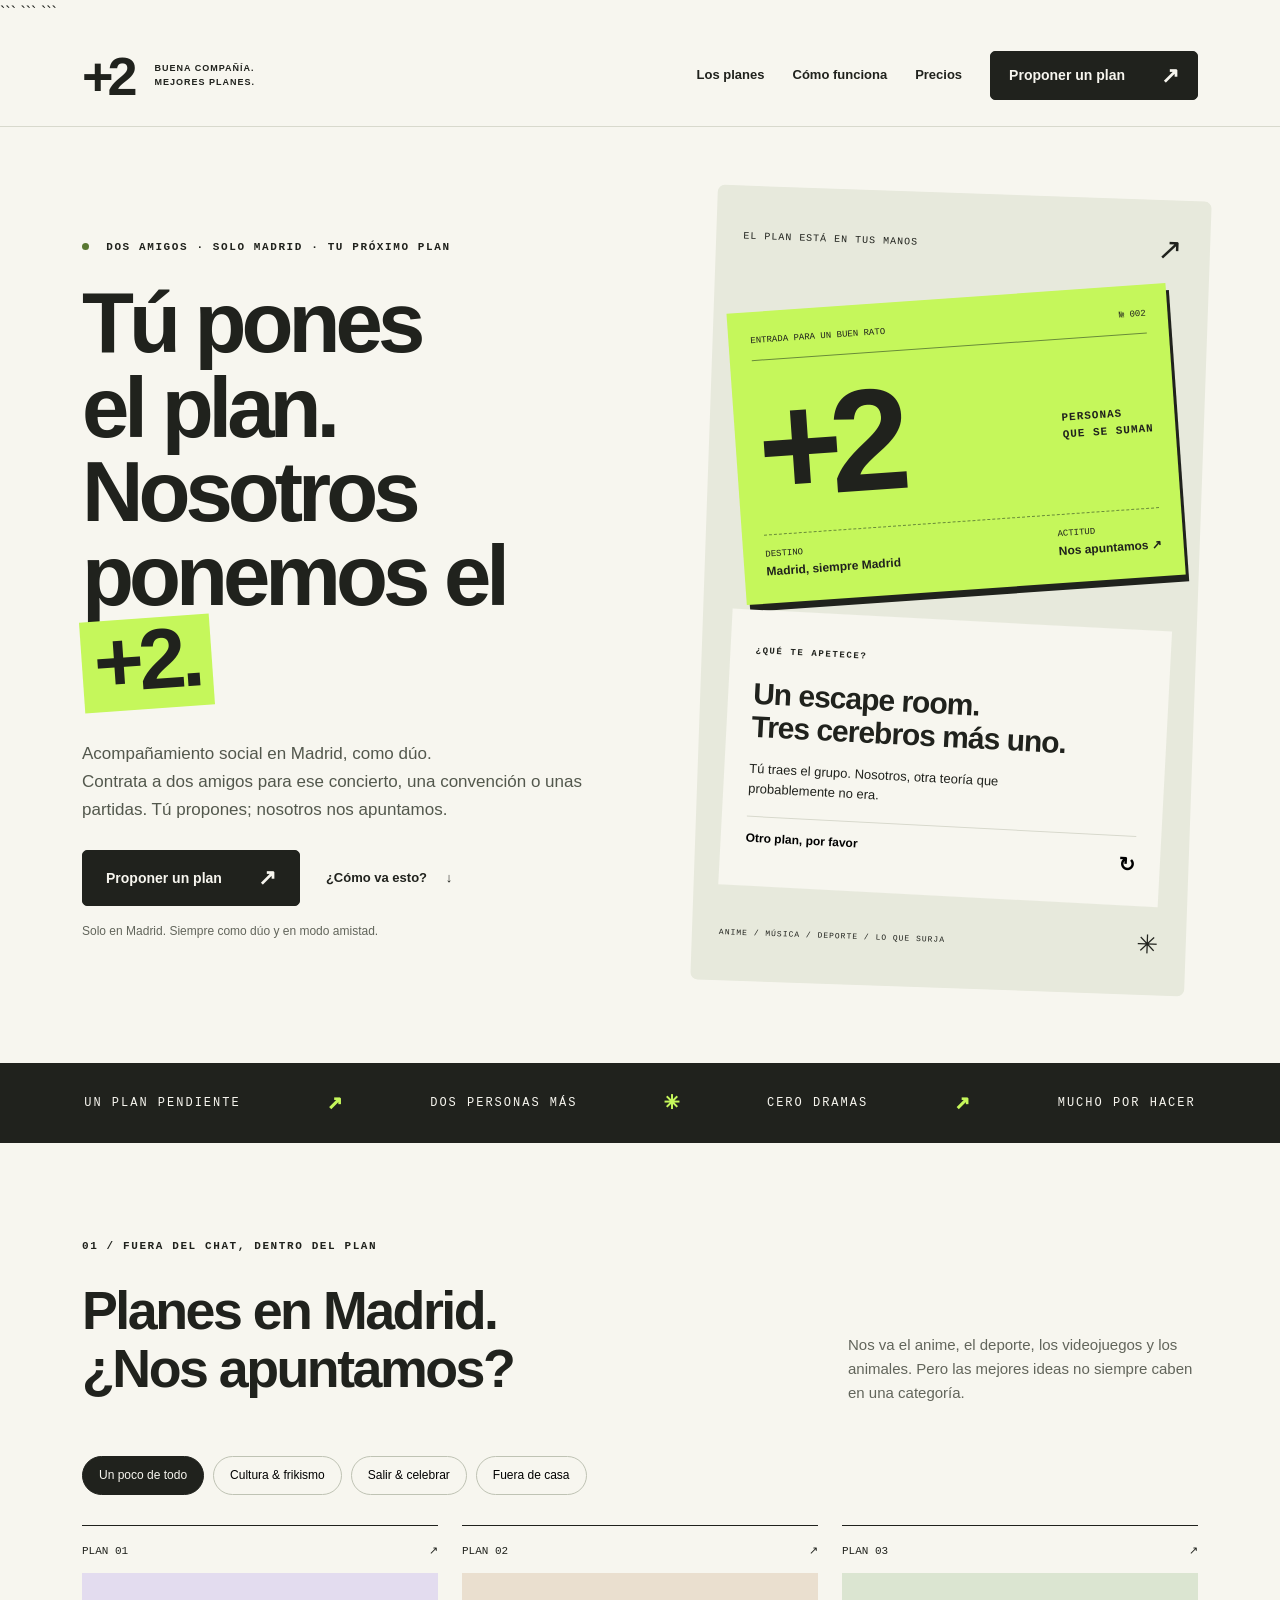
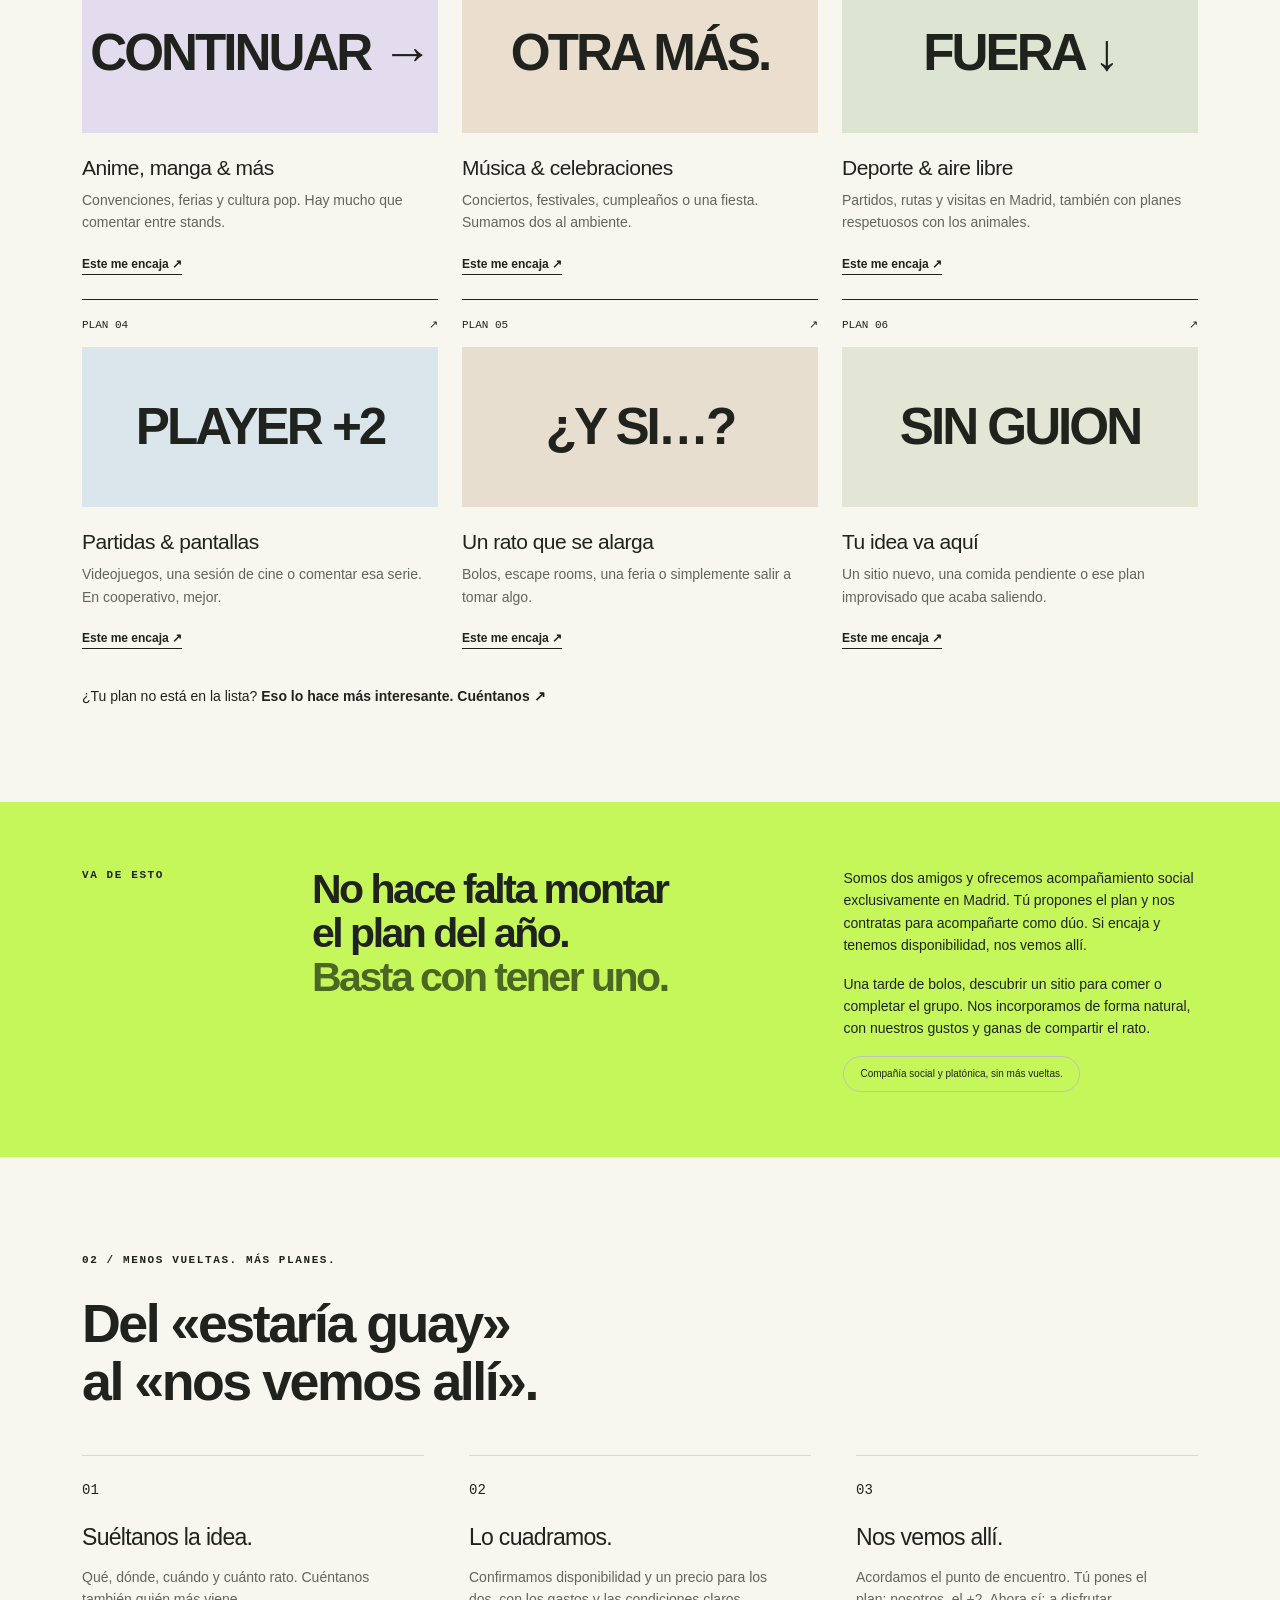
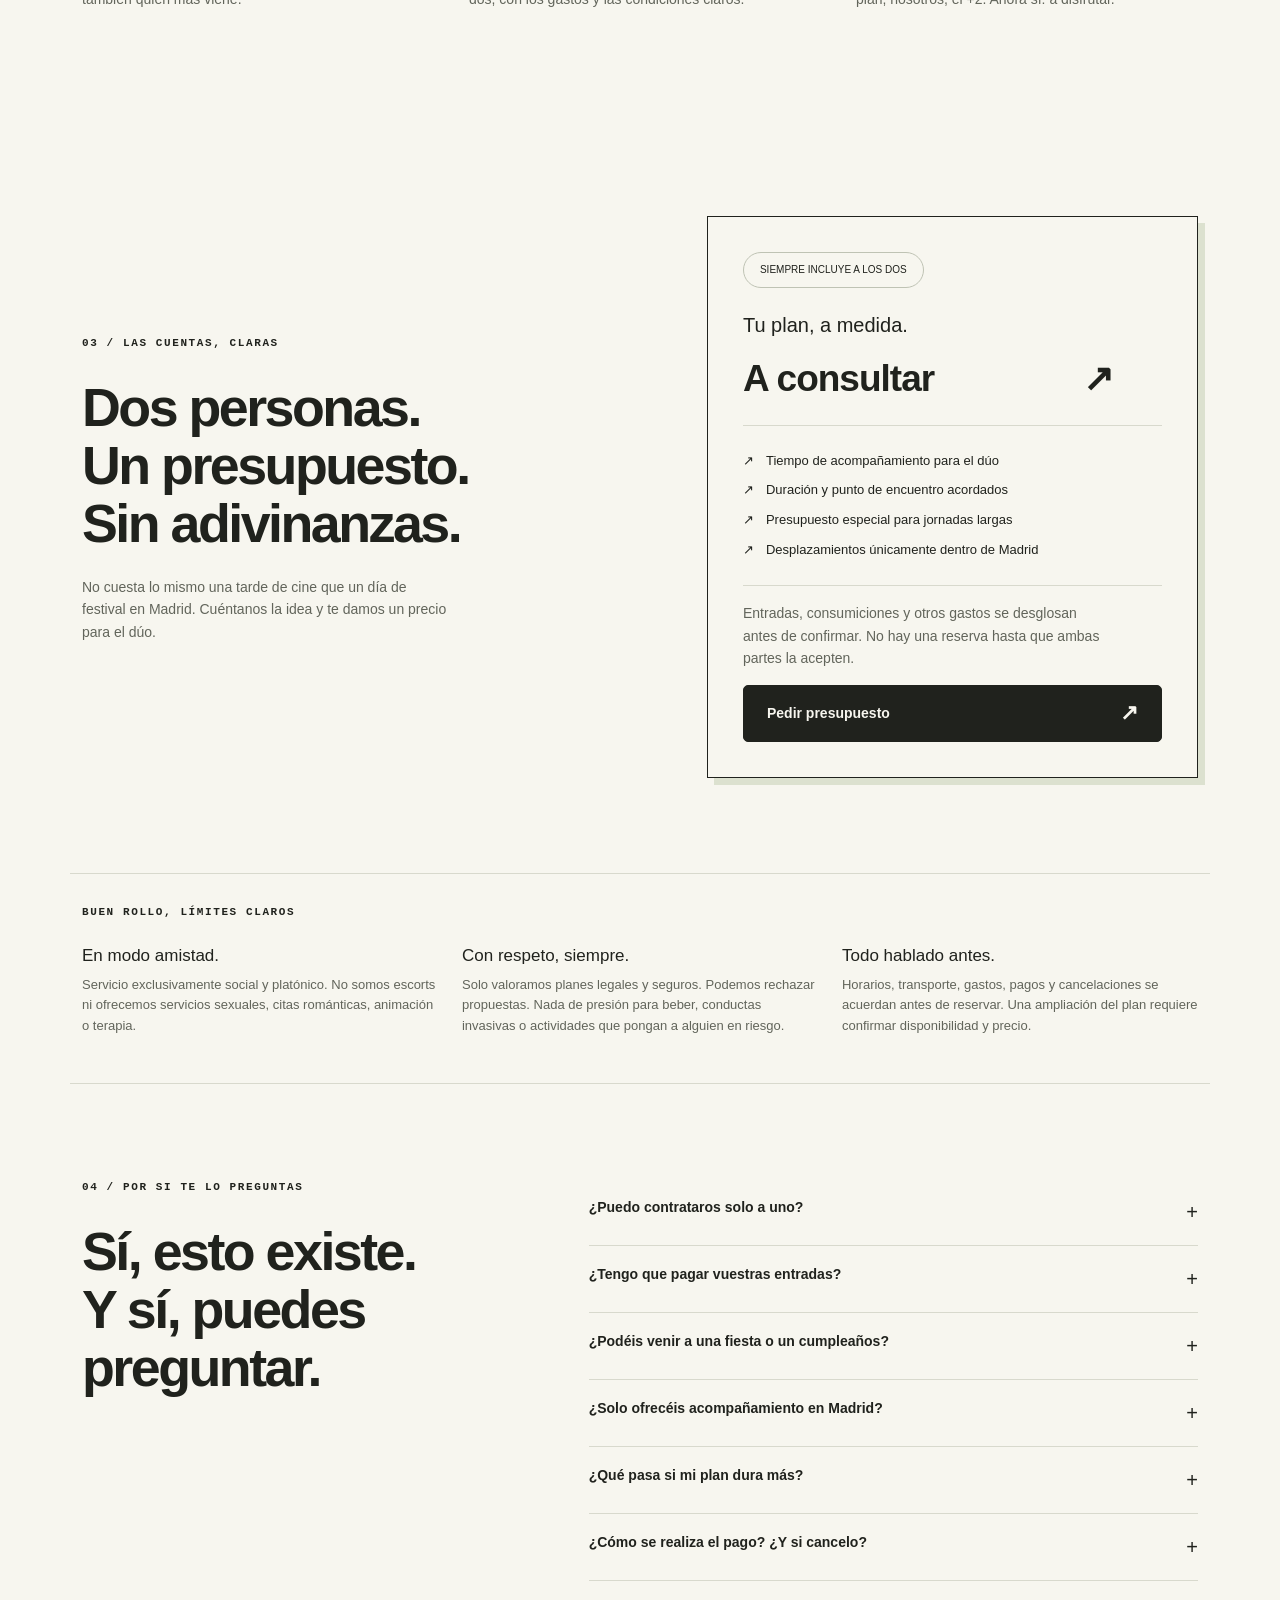
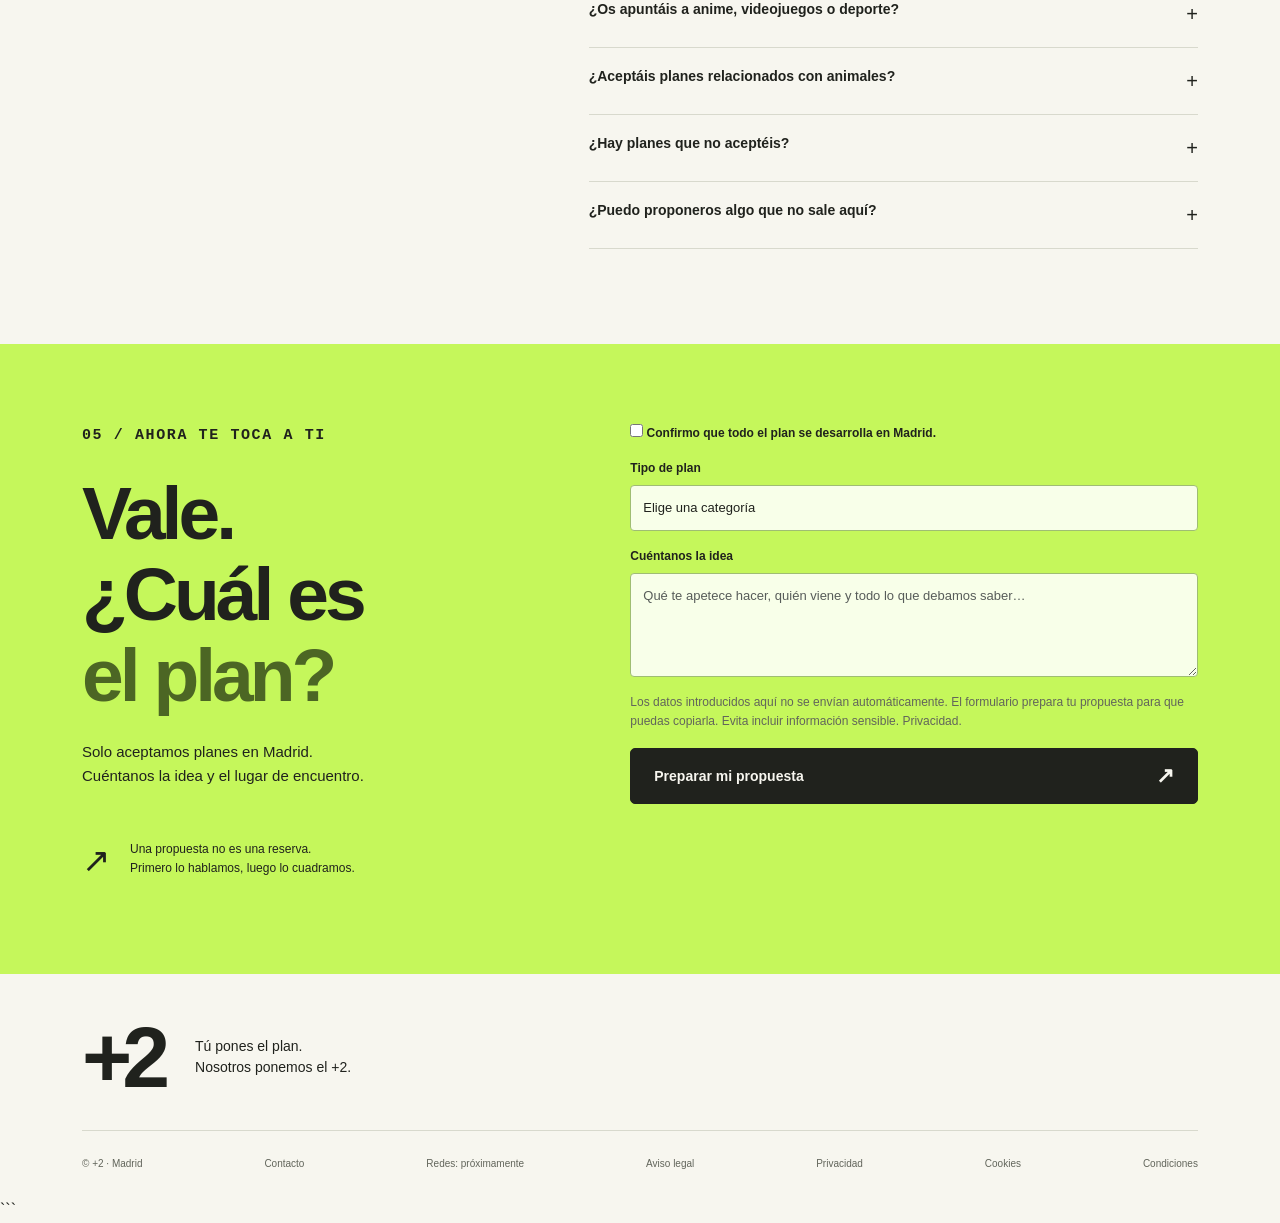
<file: index.html>
<!doctype html>

<html lang="es">
  <head>
    <meta charset="utf-8" />
    <meta name="viewport" content="width=device-width, initial-scale=1" />
    <title>+2 | Acompañamiento social y amigos para planes en Madrid</title>

```
<meta
  name="description"
  content="Contrata a dos amigos para tus planes en Madrid: conciertos, cumpleaños, anime, videojuegos y más. Servicio social y platónico como dúo. Pide presupuesto."
/>

<meta property="og:type" content="website" />
<meta property="og:locale" content="es_ES" />

<meta
  property="og:title"
  content="+2 | Acompañamiento social y amigos para planes en Madrid"
/>

<meta
  property="og:description"
  content="Contrata a dos amigos para tus planes en Madrid: conciertos, cumpleaños, anime, videojuegos y más. Servicio social y platónico como dúo. Pide presupuesto."
/>

<meta name="theme-color" content="#c5f75b" />

<link rel="icon" href="assets/favicon.svg" type="image/svg+xml" />
<link rel="stylesheet" href="css/bootstrap.min.css" />
<link rel="stylesheet" href="css/styles.css" />

<script defer src="js/config.js"></script>
<script defer src="js/main.js"></script>

<meta property="og:site_name" content="+2 Madrid" />
<meta name="twitter:card" content="summary" />

<meta
  name="twitter:title"
  content="+2 | Acompañamiento social y amigos para planes en Madrid"
/>

<meta
  name="twitter:description"
  content="Contrata a dos amigos para tus planes en Madrid: conciertos, cumpleaños, anime, videojuegos y más. Servicio social y platónico como dúo. Pide presupuesto."
/>

<script type="application/ld+json">
  {
    "@context": "https://schema.org",
    "@graph": [
      {
        "@type": "WebSite",
        "name": "+2 Madrid",
        "alternateName": "Más Dos",
        "inLanguage": "es-ES"
      },
      {
        "@type": "Service",
        "name": "Acompañamiento social en Madrid como dúo",
        "serviceType": "Acompañamiento social y platónico para planes de ocio",
        "description": "Contrata a dos amigos para tus planes en Madrid: conciertos, cumpleaños, anime, videojuegos y más. Servicio social y platónico como dúo. Pide presupuesto.",
        "areaServed": {
          "@type": "Place",
          "name": "Madrid"
        }
      }
    ]
  }
</script>
```

  </head>

  <body>
    <a class="skip" href="#contenido">Saltar al contenido</a>

```
<header class="header">
  <nav class="container nav-wrap" aria-label="Principal">
    <a class="logo" href="#" aria-label="Más dos, inicio"
      >+2<span>BUENA COMPAÑÍA.<br />MEJORES PLANES.</span></a
    >

    <button
      class="menu-toggle"
      aria-expanded="false"
      aria-controls="nav-links"
    >
      Menú ☰
    </button>

    <div id="nav-links" class="nav-links">
      <a href="#planes">Los planes</a>
      <a href="#como">Cómo funciona</a>
      <a href="#precios">Precios</a>
      <a class="button small" href="#proponer"
        >Proponer un plan <span>↗</span></a
      >
    </div>
  </nav>
</header>

<main id="contenido">
  <section class="hero container">
    <div class="hero-copy">
      <p class="eyebrow">
        <span class="live-dot"></span> DOS AMIGOS · SOLO MADRID · TU PRÓXIMO
        PLAN
      </p>

      <h1>
        Tú pones<br />el plan.<br />Nosotros<br />ponemos el
        <span class="highlight">+2.</span>
      </h1>

      <p class="lead">
        Acompañamiento social en Madrid, como dúo.<br />Contrata a dos
        amigos para ese concierto, una convención o unas partidas. Tú
        propones; nosotros nos apuntamos.
      </p>

      <div class="hero-actions">
        <a class="button" href="#proponer"
          >Proponer un plan <span>↗</span></a
        >
        <a class="text-link" href="#como"
          >¿Cómo va esto? <span>↓</span></a
        >
      </div>

      <p class="micro">
        Solo en Madrid. Siempre como dúo y en modo amistad.
      </p>
    </div>

    <div class="hero-board">
      <div class="board-top">
        <span>EL PLAN ESTÁ EN TUS MANOS</span><span>↗</span>
      </div>

      <div class="ticket">
        <div class="ticket-top">
          <span>ENTRADA PARA UN BUEN RATO</span><span>№ 002</span>
        </div>

        <div class="ticket-number">
          +2<span>PERSONAS<br />QUE SE SUMAN</span>
        </div>

        <div class="ticket-bottom">
          <span>DESTINO<br /><strong>Madrid, siempre Madrid</strong></span>
          <span>ACTITUD<br /><strong>Nos apuntamos ↗</strong></span>
        </div>
      </div>

      <div class="plan-note">
        <span class="eyebrow">¿QUÉ TE APETECE?</span>

        <h2 id="idea-title">Un escape room.<br />Tres cerebros más uno.</h2>

        <p id="idea-description">
          Tú traes el grupo. Nosotros, otra teoría que probablemente no era.
        </p>

        <button class="shuffle" id="shuffle" type="button">
          Otro plan, por favor <span>↻</span>
        </button>
      </div>

      <div class="board-bottom">
        <span>ANIME / MÚSICA / DEPORTE / LO QUE SURJA</span><span>✳</span>
      </div>
    </div>
  </section>

  <div class="ticker" aria-label="Tú eliges el plan">
    <span>UN PLAN PENDIENTE</span><b>↗</b>
    <span>DOS PERSONAS MÁS</span><b>✳</b>
    <span>CERO DRAMAS</span><b>↗</b>
    <span>MUCHO POR HACER</span>
  </div>

  <section id="planes" class="section container">
    <div class="section-heading">
      <div>
        <p class="eyebrow">01 / FUERA DEL CHAT, DENTRO DEL PLAN</p>
        <h2>Planes en Madrid.<br />¿Nos apuntamos?</h2>
      </div>

      <p>
        Nos va el anime, el deporte, los videojuegos y los animales. Pero
        las mejores ideas no siempre caben en una categoría.
      </p>
    </div>

    <div class="filters" role="group" aria-label="Filtrar planes">
      <button class="active" data-filter="todos" aria-pressed="true">
        Un poco de todo
      </button>
      <button data-filter="cultura" aria-pressed="false">
        Cultura & frikismo
      </button>
      <button data-filter="salir" aria-pressed="false">
        Salir & celebrar
      </button>
      <button data-filter="aire" aria-pressed="false">
        Fuera de casa
      </button>
    </div>

    <div class="row g-4 plan-grid" id="plan-grid">
      <div class="col-md-4">
        <article class="plan-card">
          <div class="plan-card-head">
            <span>PLAN 01</span><span>↗</span>
          </div>

          <div
            class="plan-visual"
            style="background: #e3dcef"
            aria-hidden="true"
          >
            CONTINUAR →
          </div>

          <h3>Anime, manga & más</h3>

          <p>
            Convenciones, ferias y cultura pop. Hay mucho que comentar entre
            stands.
          </p>

          <a href="#proponer" data-plan="Anime y manga">Este me encaja ↗</a>
        </article>
      </div>

      <div class="col-md-4">
        <article class="plan-card">
          <div class="plan-card-head">
            <span>PLAN 02</span><span>↗</span>
          </div>

          <div
            class="plan-visual"
            style="background: #eadfcf"
            aria-hidden="true"
          >
            OTRA MÁS.
          </div>

          <h3>Música & celebraciones</h3>

          <p>
            Conciertos, festivales, cumpleaños o una fiesta. Sumamos dos al
            ambiente.
          </p>

          <a href="#proponer" data-plan="Música">Este me encaja ↗</a>
        </article>
      </div>

      <div class="col-md-4">
        <article class="plan-card">
          <div class="plan-card-head">
            <span>PLAN 03</span><span>↗</span>
          </div>

          <div
            class="plan-visual"
            style="background: #dbe5d1"
            aria-hidden="true"
          >
            FUERA ↓
          </div>

          <h3>Deporte & aire libre</h3>

          <p>
            Partidos, rutas y visitas en Madrid, también con planes
            respetuosos con los animales.
          </p>

          <a href="#proponer" data-plan="Deportes">Este me encaja ↗</a>
        </article>
      </div>

      <div class="col-md-4">
        <article class="plan-card">
          <div class="plan-card-head">
            <span>PLAN 04</span><span>↗</span>
          </div>

          <div
            class="plan-visual"
            style="background: #dbe5ec"
            aria-hidden="true"
          >
            PLAYER +2
          </div>

          <h3>Partidas & pantallas</h3>

          <p>
            Videojuegos, una sesión de cine o comentar esa serie. En
            cooperativo, mejor.
          </p>

          <a href="#proponer" data-plan="Videojuegos">Este me encaja ↗</a>
        </article>
      </div>

      <div class="col-md-4">
        <article class="plan-card">
          <div class="plan-card-head">
            <span>PLAN 05</span><span>↗</span>
          </div>

          <div
            class="plan-visual"
            style="background: #e7decf"
            aria-hidden="true"
          >
            ¿Y SI…?
          </div>

          <h3>Un rato que se alarga</h3>

          <p>
            Bolos, escape rooms, una feria o simplemente salir a tomar algo.
          </p>

          <a href="#proponer" data-plan="Eventos">Este me encaja ↗</a>
        </article>
      </div>

      <div class="col-md-4">
        <article class="plan-card">
          <div class="plan-card-head">
            <span>PLAN 06</span><span>↗</span>
          </div>

          <div
            class="plan-visual"
            style="background: #e3e6d5"
            aria-hidden="true"
          >
            SIN GUION
          </div>

          <h3>Tu idea va aquí</h3>

          <p>
            Un sitio nuevo, una comida pendiente o ese plan improvisado que
            acaba saliendo.
          </p>

          <a href="#proponer" data-plan="Otro / Tengo una idea rara"
            >Este me encaja ↗</a
          >
        </article>
      </div>
    </div>

    <p class="plan-empty">
      ¿Tu plan no está en la lista?
      <a href="#proponer">Eso lo hace más interesante. Cuéntanos ↗</a>
    </p>
  </section>

  <section class="about-strip">
    <div class="container row-inside">
      <p class="eyebrow">VA DE ESTO</p>

      <h2>
        No hace falta montar<br />el plan del año.<br /><span
          >Basta con tener uno.</span
        >
      </h2>

      <div>
        <p>
          Somos dos amigos y ofrecemos acompañamiento social exclusivamente
          en Madrid. Tú propones el plan y nos contratas para acompañarte
          como dúo. Si encaja y tenemos disponibilidad, nos vemos allí.
        </p>

        <p>
          Una tarde de bolos, descubrir un sitio para comer o completar el
          grupo. Nos incorporamos de forma natural, con nuestros gustos y
          ganas de compartir el rato.
        </p>

        <span class="outline-tag"
          >Compañía social y platónica, sin más vueltas.</span
        >
      </div>
    </div>
  </section>

  <section id="como" class="section container">
    <p class="eyebrow">02 / MENOS VUELTAS. MÁS PLANES.</p>
    <h2>Del «estaría guay»<br />al «nos vemos allí».</h2>

    <div class="steps">
      <article>
        <span>01</span>
        <h3>Suéltanos la idea.</h3>

        <p>
          Qué, dónde, cuándo y cuánto rato. Cuéntanos también quién más
          viene.
        </p>
      </article>

      <article>
        <span>02</span>
        <h3>Lo cuadramos.</h3>

        <p>
          Confirmamos disponibilidad y un precio para los dos, con los
          gastos y las condiciones claros.
        </p>
      </article>

      <article>
        <span>03</span>
        <h3>Nos vemos allí.</h3>

        <p>
          Acordamos el punto de encuentro. Tú pones el plan; nosotros, el
          +2. Ahora sí: a disfrutar.
        </p>
      </article>
    </div>
  </section>

  <section id="precios" class="section container price-section">
    <div>
      <p class="eyebrow">03 / LAS CUENTAS, CLARAS</p>
      <h2>Dos personas.<br />Un presupuesto.<br />Sin adivinanzas.</h2>

      <p>
        No cuesta lo mismo una tarde de cine que un día de festival en
        Madrid. Cuéntanos la idea y te damos un precio para el dúo.
      </p>
    </div>

    <div class="price-box">
      <span class="outline-tag">SIEMPRE INCLUYE A LOS DOS</span>

      <h3>Tu plan, a medida.</h3>

      <p class="price-title">A consultar <span>↗</span></p>

      <ul>
        <li>Tiempo de acompañamiento para el dúo</li>
        <li>Duración y punto de encuentro acordados</li>
        <li>Presupuesto especial para jornadas largas</li>
        <li>Desplazamientos únicamente dentro de Madrid</li>
      </ul>

      <p class="micro">
        Entradas, consumiciones y otros gastos se desglosan antes de
        confirmar. No hay una reserva hasta que ambas partes la acepten.
      </p>

      <a class="button full" href="#proponer"
        >Pedir presupuesto <span>↗</span></a
      >
    </div>
  </section>

  <section class="limits container">
    <span class="eyebrow">BUEN ROLLO, LÍMITES CLAROS</span>

    <div class="row g-4">
      <div class="col-md-4">
        <h3>En modo amistad.</h3>

        <p>
          Servicio exclusivamente social y platónico. No somos escorts ni
          ofrecemos servicios sexuales, citas románticas, animación o
          terapia.
        </p>
      </div>

      <div class="col-md-4">
        <h3>Con respeto, siempre.</h3>

        <p>
          Solo valoramos planes legales y seguros. Podemos rechazar
          propuestas. Nada de presión para beber, conductas invasivas o
          actividades que pongan a alguien en riesgo.
        </p>
      </div>

      <div class="col-md-4">
        <h3>Todo hablado antes.</h3>

        <p>
          Horarios, transporte, gastos, pagos y cancelaciones se acuerdan
          antes de reservar. Una ampliación del plan requiere confirmar
          disponibilidad y precio.
        </p>
      </div>
    </div>
  </section>

  <section id="faq" class="section container faq-section">
    <div>
      <p class="eyebrow">04 / POR SI TE LO PREGUNTAS</p>
      <h2>Sí, esto existe.<br />Y sí, puedes<br />preguntar.</h2>
    </div>

    <div id="faq-list">
      <details>
        <summary>¿Puedo contrataros solo a uno?</summary>

        <p>
          El concepto de +2 es ir como dúo. El presupuesto y el plan
          incluyen a los dos.
        </p>
      </details>

      <details>
        <summary>¿Tengo que pagar vuestras entradas?</summary>

        <p>
          Las entradas, consumiciones y otros gastos necesarios se concretan
          y desglosan antes de confirmar. No compres nada para nosotros
          hasta que lo hayamos acordado.
        </p>
      </details>

      <details>
        <summary>¿Podéis venir a una fiesta o un cumpleaños?</summary>

        <p>
          Puedes proponérnoslo. Valoramos el lugar, los horarios y el tipo
          de encuentro. Nos sumamos como compañía social, no como
          animadores, y nadie tiene obligación de beber alcohol.
        </p>
      </details>

      <details>
        <summary>¿Solo ofrecéis acompañamiento en Madrid?</summary>

        <p>
          Sí. El servicio se ofrece exclusivamente en Madrid. No aceptamos
          planes ni viajes fuera de Madrid. Indica el lugar exacto para
          confirmar disponibilidad y desplazamiento antes de reservar.
        </p>
      </details>

      <details>
        <summary>¿Qué pasa si mi plan dura más?</summary>

        <p>
          Antes de alargarlo tenemos que confirmar que podemos quedarnos y
          acordar el coste adicional. La duración prevista figura en la
          propuesta.
        </p>
      </details>

      <details>
        <summary>¿Cómo se realiza el pago? ¿Y si cancelo?</summary>

        <p>
          Antes de confirmar cualquier plan te indicaremos por escrito el
          precio, el método de pago y las condiciones de cancelación
          aplicables. No tendrás que realizar ningún pago hasta conocer y
          aceptar previamente esas condiciones.
        </p>
      </details>

      <details>
        <summary>¿Os apuntáis a anime, videojuegos o deporte?</summary>

        <p>
          Sí, son parte de nuestros intereses. Una convención, jugar unas
          partidas, ir a un partido o probar una actividad: cuéntanos qué
          tienes en mente.
        </p>
      </details>

      <details>
        <summary>¿Aceptáis planes relacionados con animales?</summary>

        <p>
          Puedes proponer paseos o visitas a espacios que permitan la
          actividad y respeten a los animales. No ofrecemos cuidado
          profesional de mascotas y revisaremos que el plan sea adecuado.
        </p>
      </details>

      <details>
        <summary>¿Hay planes que no aceptéis?</summary>

        <p>
          Sí. Podemos rechazar propuestas por disponibilidad, afinidad o
          seguridad. No aceptamos actividades ilegales, servicios sexuales
          ni citas románticas. El respeto es imprescindible.
        </p>
      </details>

      <details>
        <summary>¿Puedo proponeros algo que no sale aquí?</summary>

        <p>
          Claro. Las categorías son ideas, no un catálogo cerrado. Elige
          «Otro / Tengo una idea rara» y cuéntanos.
        </p>
      </details>
    </div>
  </section>

  <section id="proponer" class="form-section">
    <div class="container form-layout">
      <div class="form-intro">
        <p class="eyebrow">05 / AHORA TE TOCA A TI</p>

        <h2>Vale.<br />¿Cuál es<br /><span>el plan?</span></h2>

        <p>
          Solo aceptamos planes en Madrid.<br />Cuéntanos la idea y el lugar
          de encuentro.
        </p>

        <div class="form-note">
          ↗

          <p>
            Una propuesta no es una reserva.<br />Primero lo hablamos, luego
            lo cuadramos.
          </p>
        </div>
      </div>

      <form id="plan-form" novalidate>
        <div class="row g-3" id="fields"></div>

        <div class="field mt-3">
          <label for="madrid-confirm">
            <input
              type="checkbox"
              id="madrid-confirm"
              name="madrid-confirm"
              required
              value="Sí, exclusivamente en Madrid"
            />
            Confirmo que todo el plan se desarrolla en Madrid.
          </label>
        </div>

        <div class="field mt-3">
          <label for="type">Tipo de plan</label>

          <select class="form-select" id="type" name="type" required>
            <option value="">Elige una categoría</option>
            <option>Anime y manga</option>
            <option>Videojuegos</option>
            <option>Deportes</option>
            <option>Animales</option>
            <option>Cine y series</option>
            <option>Música</option>
            <option>Fiesta</option>
            <option>Eventos</option>
            <option>Excursiones</option>
            <option>Otro / Tengo una idea rara</option>
          </select>
        </div>

        <div class="field mt-3">
          <label for="description">Cuéntanos la idea</label>

          <textarea
            class="form-control"
            name="description"
            id="description"
            rows="4"
            required
            minlength="15"
            maxlength="3000"
            placeholder="Qué te apetece hacer, quién viene y todo lo que debamos saber…"
          ></textarea>
        </div>

        <p class="micro mt-3" id="privacy-note">
          Los datos introducidos aquí no se envían automáticamente. El
          formulario prepara tu propuesta para que puedas copiarla. Evita
          incluir información sensible.
          <a href="legal/privacidad.html">Privacidad</a>.
        </p>

        <div id="form-status" role="status" aria-live="polite"></div>

        <button class="button full" type="submit" id="submit-button">
          Preparar mi propuesta <span>↗</span>
        </button>

        <div id="proposal-result" hidden>
          <label for="proposal-text">Tu propuesta está lista para copiar</label>

          <textarea
            class="form-control mt-2"
            id="proposal-text"
            rows="8"
            readonly
          ></textarea>

          <button
            class="button secondary mt-2"
            id="copy-proposal"
            type="button"
          >
            Copiar propuesta
          </button>

          <p class="micro">
            Todavía no se ha enviado ni reservado ningún plan.
          </p>
        </div>
      </form>
    </div>
  </section>
</main>

<footer class="container footer">
  <div class="footer-top">
    <a href="#" class="footer-logo" aria-label="Más dos, inicio">+2</a>

    <p>Tú pones el plan.<br />Nosotros ponemos el +2.</p>
  </div>

  <div class="footer-links">
    <span>© <span id="year"></span> +2 · Madrid</span>
    <a href="#proponer">Contacto</a>
    <span>Redes: próximamente</span>
    <a href="legal/aviso-legal.html">Aviso legal</a>
    <a href="legal/privacidad.html">Privacidad</a>
    <a href="legal/cookies.html">Cookies</a>
    <a href="legal/condiciones.html">Condiciones</a>
  </div>
</footer>
```

  </body>
</html>
</file>
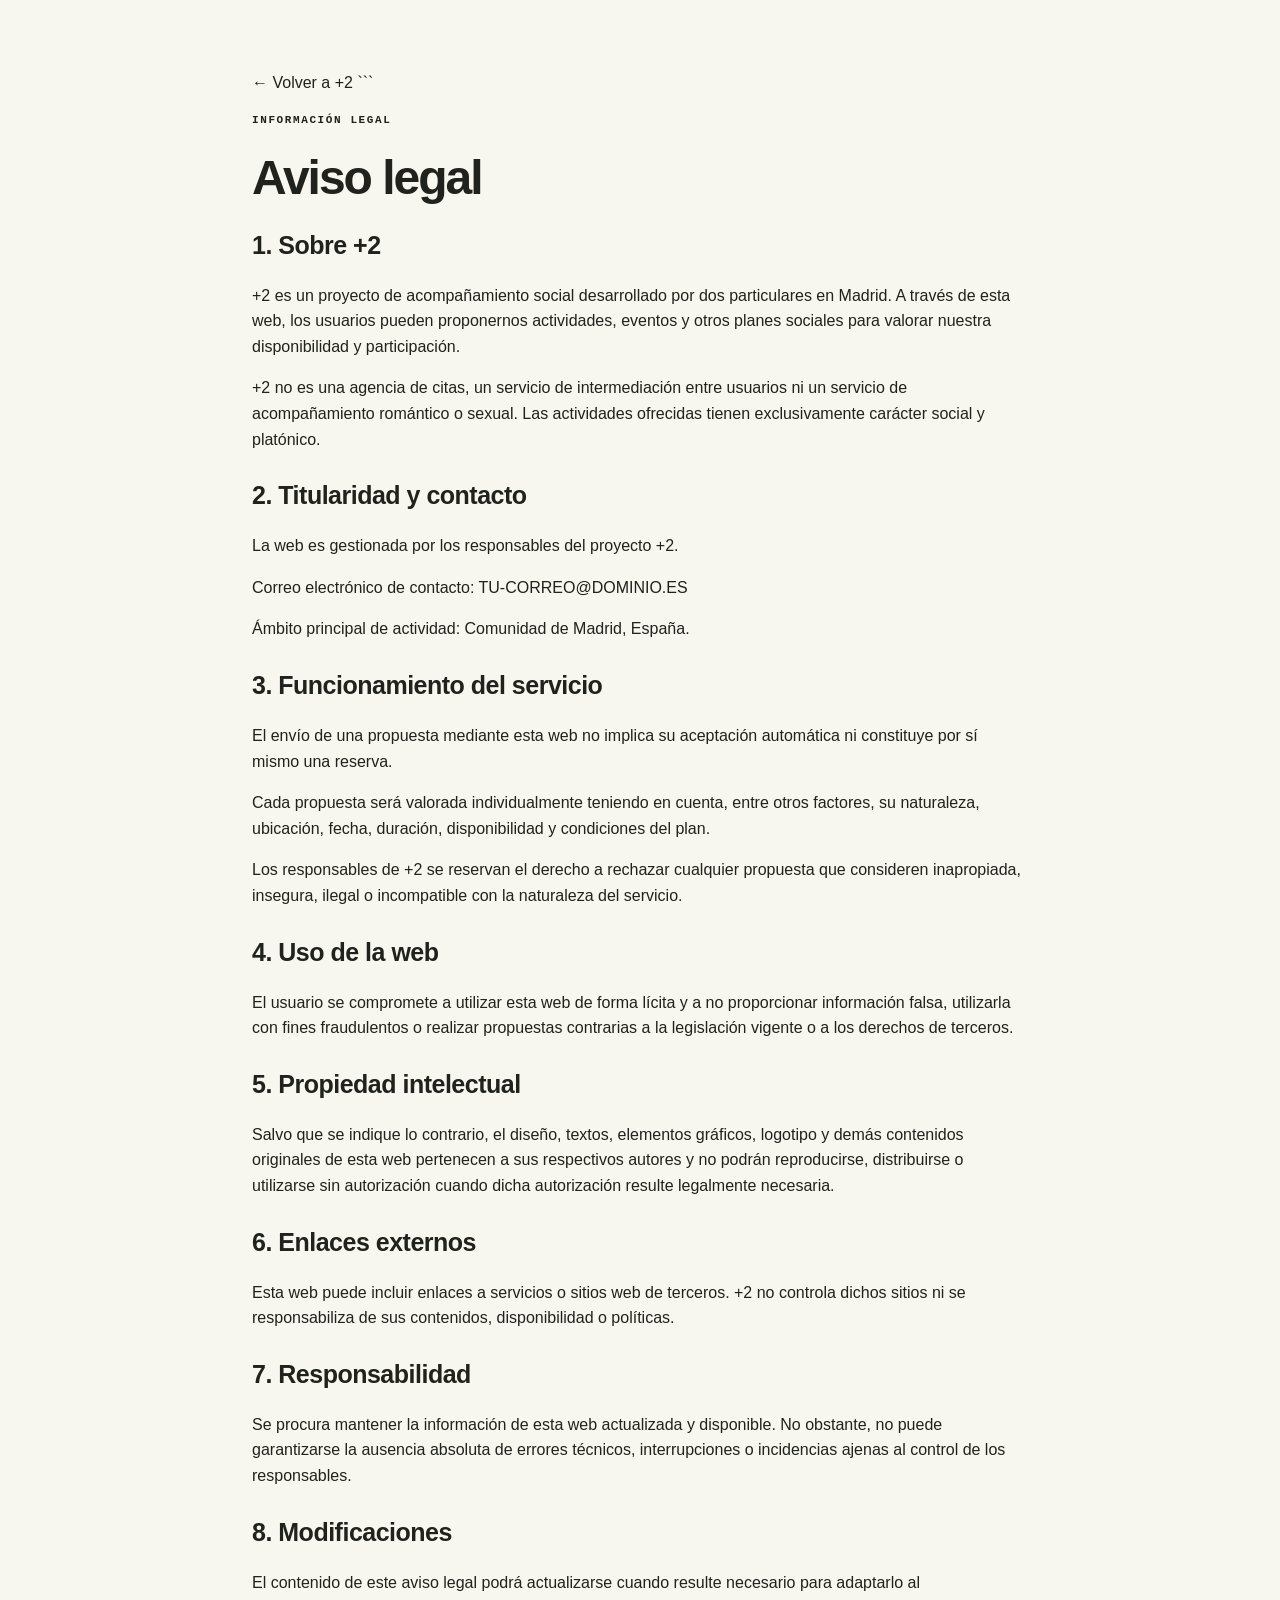
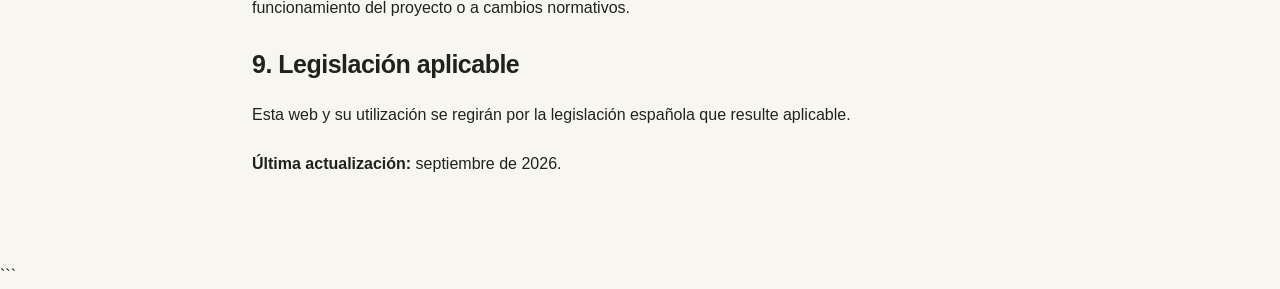
<file: legal/aviso-legal.html>
<!doctype html>

<html lang="es">
  <head>
    <meta charset="utf-8" />
    <meta name="viewport" content="width=device-width,initial-scale=1" />
    <meta name="robots" content="noindex" />
    <title>Aviso legal · +2</title>
    <link rel="icon" href="../assets/favicon.svg" />
    <link rel="stylesheet" href="../css/bootstrap.min.css" />
    <link rel="stylesheet" href="../css/styles.css" />
  </head>

  <body>
    <main class="container legal-page">
      <a href="../index.html">← Volver a +2</a>

```
  <p class="eyebrow mt-3">INFORMACIÓN LEGAL</p>
  <h1>Aviso legal</h1>

  <h2>1. Sobre +2</h2>
  <p>
    +2 es un proyecto de acompañamiento social desarrollado por dos
    particulares en Madrid. A través de esta web, los usuarios pueden
    proponernos actividades, eventos y otros planes sociales para valorar
    nuestra disponibilidad y participación.
  </p>

  <p>
    +2 no es una agencia de citas, un servicio de intermediación entre
    usuarios ni un servicio de acompañamiento romántico o sexual.
    Las actividades ofrecidas tienen exclusivamente carácter social y
    platónico.
  </p>

  <h2>2. Titularidad y contacto</h2>
  <p>
    La web es gestionada por los responsables del proyecto +2.
  </p>

  <p>
    Correo electrónico de contacto:
    <a href="mailto:TU-CORREO@DOMINIO.ES">TU-CORREO@DOMINIO.ES</a>
  </p>

  <p>
    Ámbito principal de actividad: Comunidad de Madrid, España.
  </p>

  <!--
    IMPORTANTE:
    Antes de comenzar una actividad económica a través de la web,
    revisa los datos identificativos que legalmente deban publicarse
    conforme a la normativa aplicable.
  -->

  <h2>3. Funcionamiento del servicio</h2>
  <p>
    El envío de una propuesta mediante esta web no implica su aceptación
    automática ni constituye por sí mismo una reserva.
  </p>

  <p>
    Cada propuesta será valorada individualmente teniendo en cuenta,
    entre otros factores, su naturaleza, ubicación, fecha, duración,
    disponibilidad y condiciones del plan.
  </p>

  <p>
    Los responsables de +2 se reservan el derecho a rechazar cualquier
    propuesta que consideren inapropiada, insegura, ilegal o incompatible
    con la naturaleza del servicio.
  </p>

  <h2>4. Uso de la web</h2>
  <p>
    El usuario se compromete a utilizar esta web de forma lícita y a no
    proporcionar información falsa, utilizarla con fines fraudulentos o
    realizar propuestas contrarias a la legislación vigente o a los
    derechos de terceros.
  </p>

  <h2>5. Propiedad intelectual</h2>
  <p>
    Salvo que se indique lo contrario, el diseño, textos, elementos
    gráficos, logotipo y demás contenidos originales de esta web
    pertenecen a sus respectivos autores y no podrán reproducirse,
    distribuirse o utilizarse sin autorización cuando dicha autorización
    resulte legalmente necesaria.
  </p>

  <h2>6. Enlaces externos</h2>
  <p>
    Esta web puede incluir enlaces a servicios o sitios web de terceros.
    +2 no controla dichos sitios ni se responsabiliza de sus contenidos,
    disponibilidad o políticas.
  </p>

  <h2>7. Responsabilidad</h2>
  <p>
    Se procura mantener la información de esta web actualizada y
    disponible. No obstante, no puede garantizarse la ausencia absoluta
    de errores técnicos, interrupciones o incidencias ajenas al control
    de los responsables.
  </p>

  <h2>8. Modificaciones</h2>
  <p>
    El contenido de este aviso legal podrá actualizarse cuando resulte
    necesario para adaptarlo al funcionamiento del proyecto o a cambios
    normativos.
  </p>

  <h2>9. Legislación aplicable</h2>
  <p>
    Esta web y su utilización se regirán por la legislación española que
    resulte aplicable.
  </p>

  <p class="mt-4">
    <strong>Última actualización:</strong> septiembre de 2026.
  </p>
</main>
```

  </body>
</html>
</file>
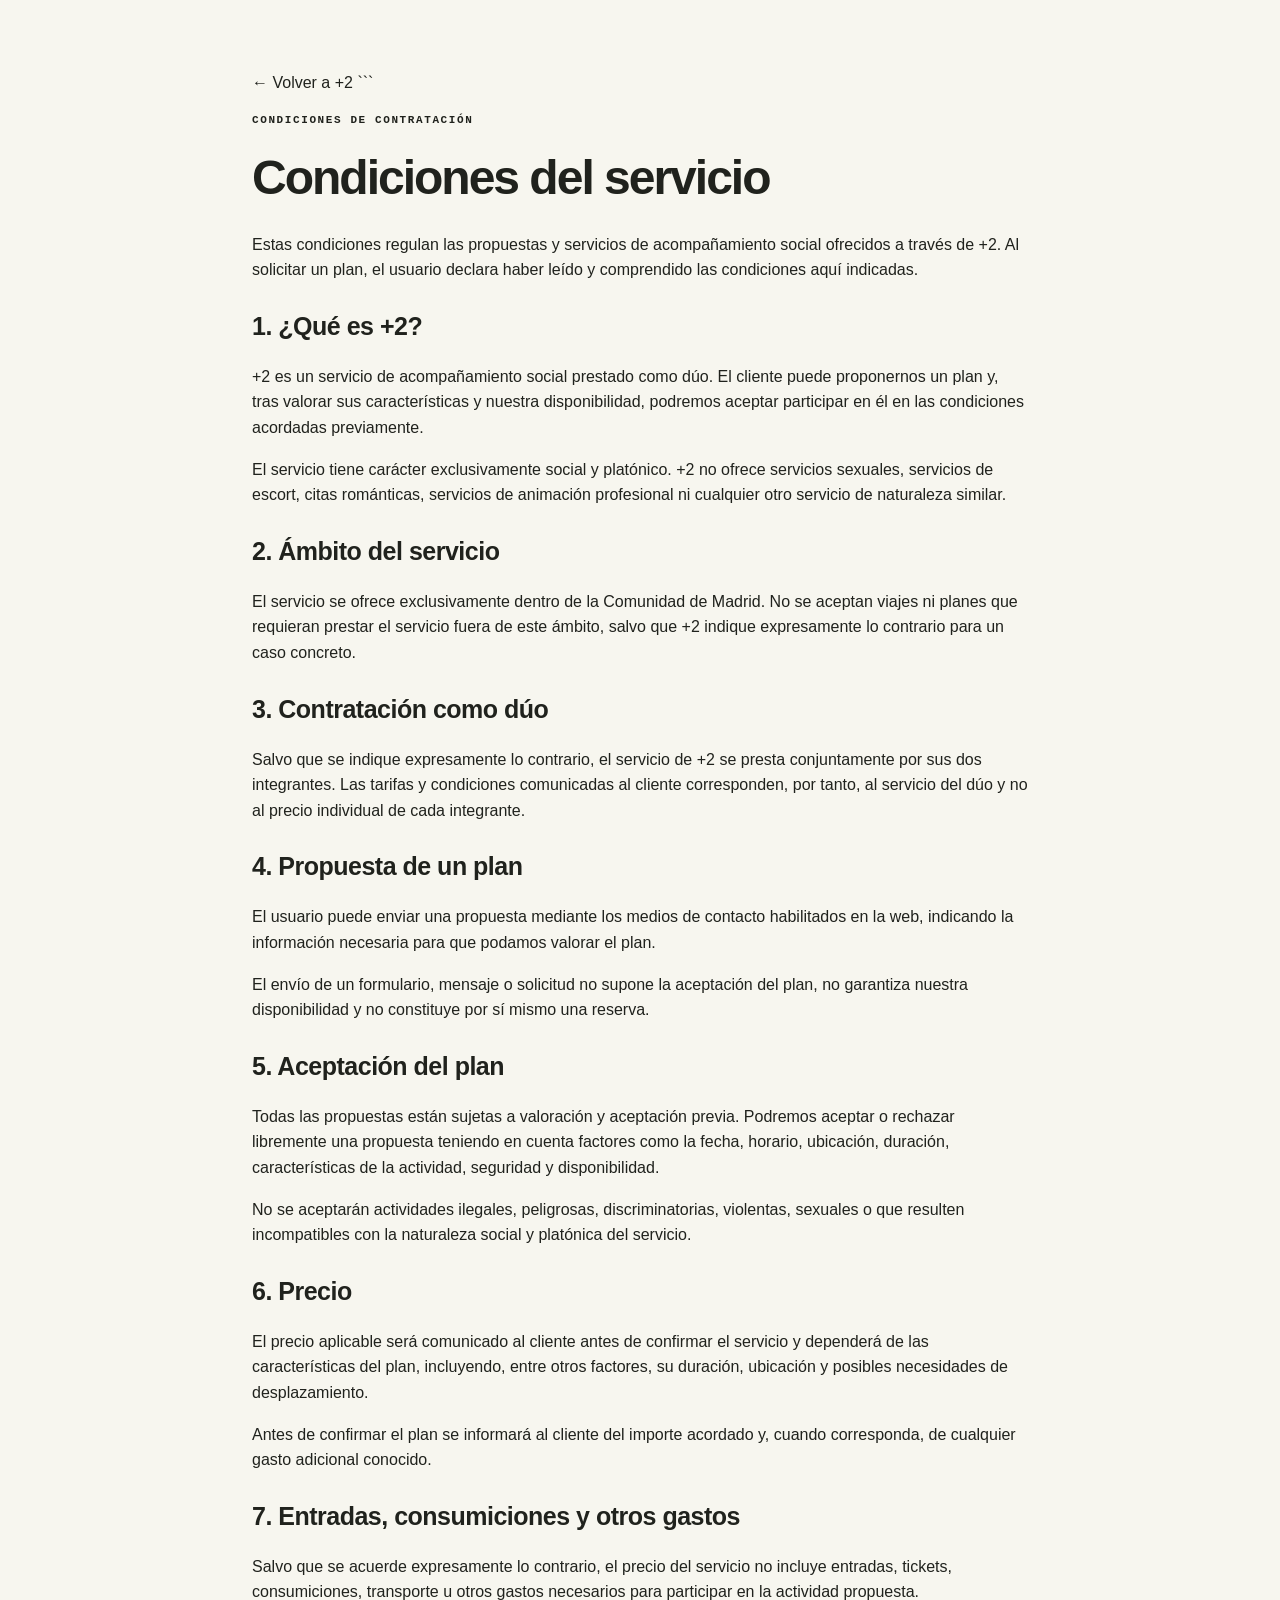
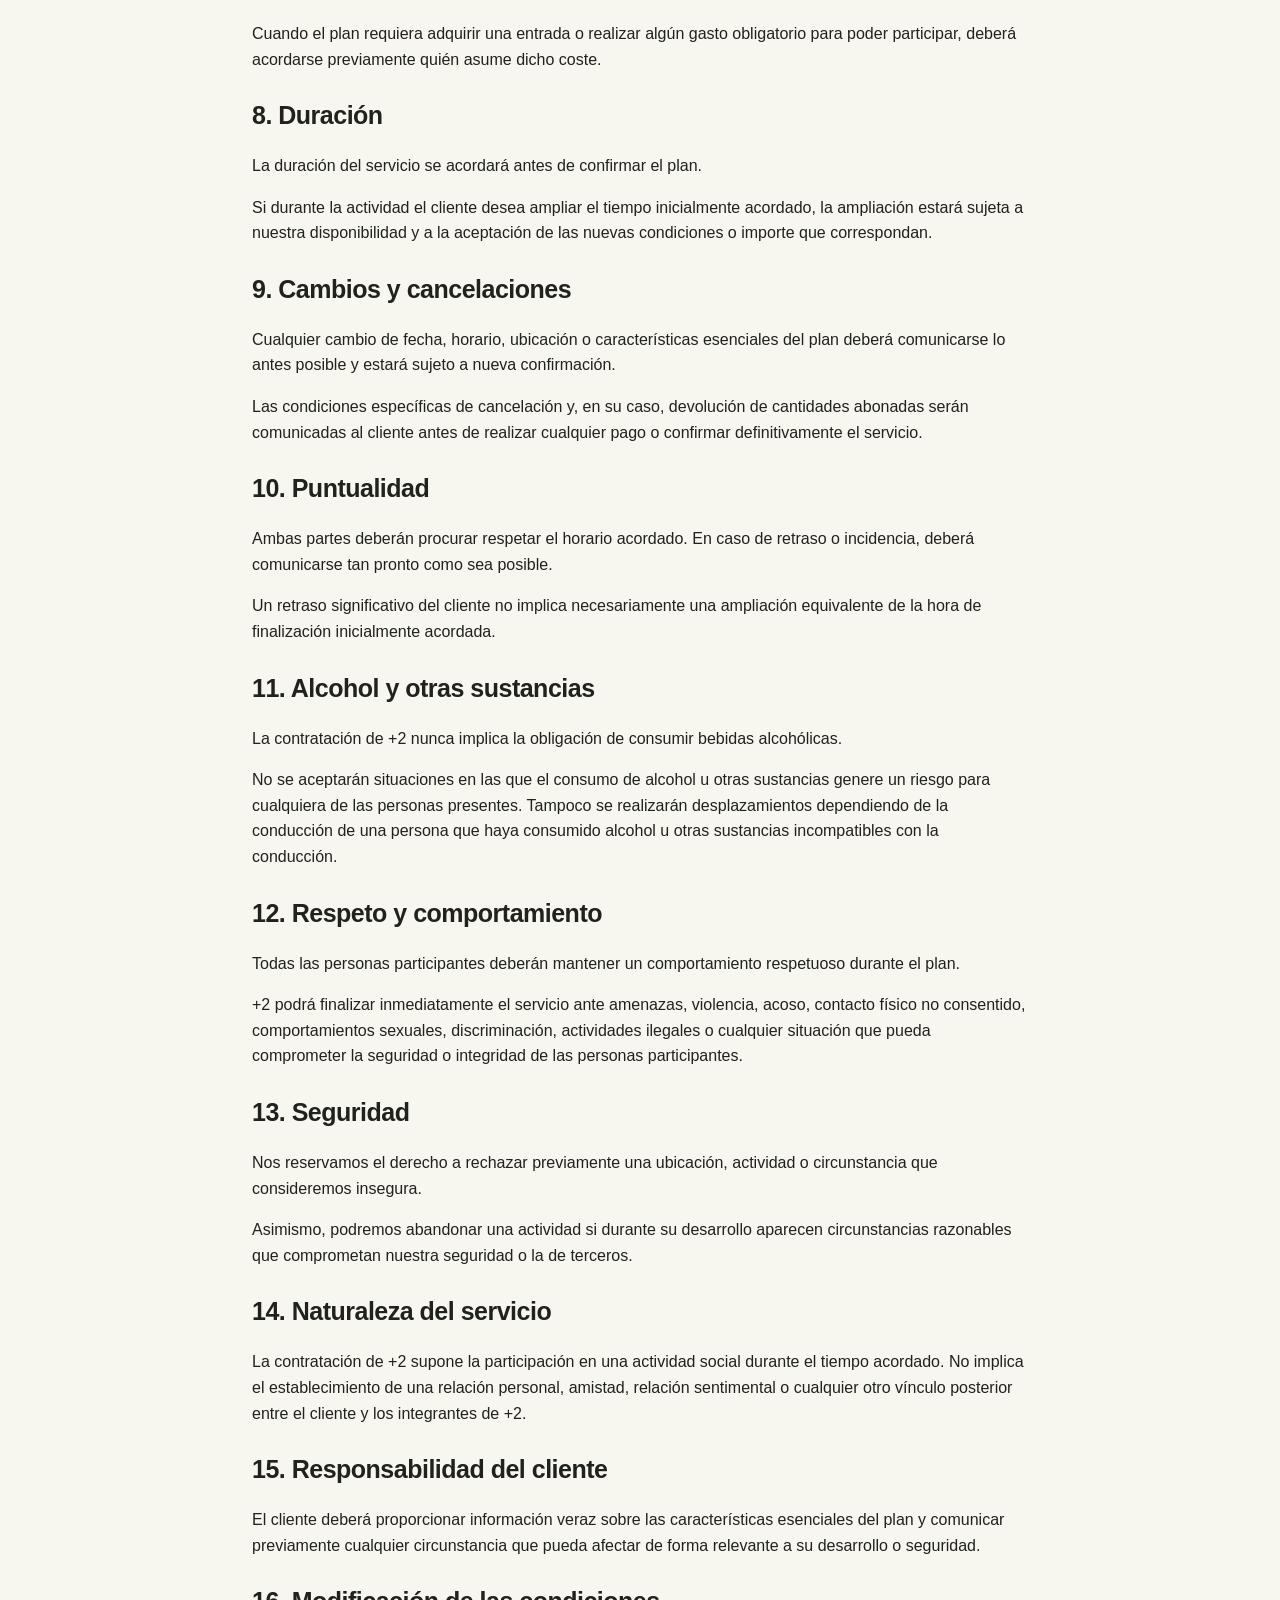
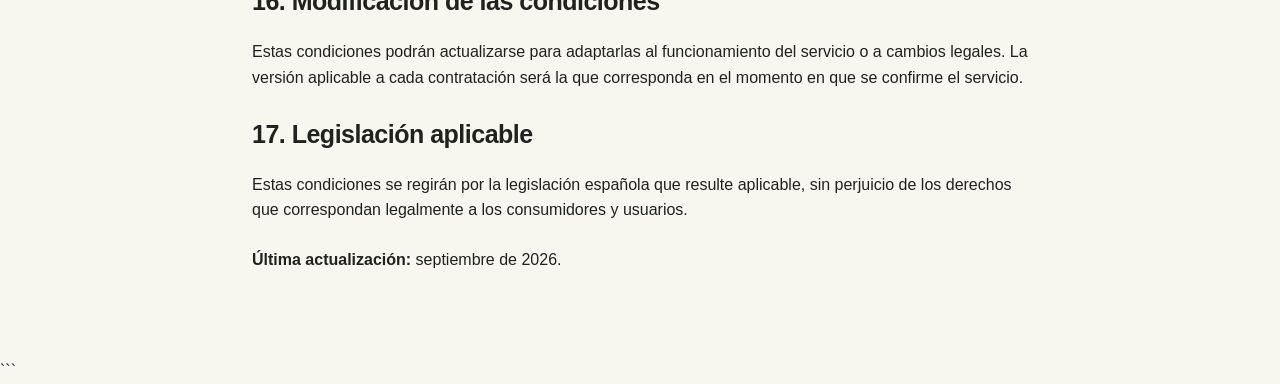
<file: legal/condiciones.html>
<!doctype html>

<html lang="es">
  <head>
    <meta charset="utf-8" />
    <meta name="viewport" content="width=device-width,initial-scale=1" />
    <meta name="robots" content="noindex" />
    <title>Condiciones del servicio · +2</title>
    <link rel="icon" href="../assets/favicon.svg" />
    <link rel="stylesheet" href="../css/bootstrap.min.css" />
    <link rel="stylesheet" href="../css/styles.css" />
  </head>

  <body>
    <main class="container legal-page">
      <a href="../index.html">← Volver a +2</a>

```
  <p class="eyebrow mt-3">CONDICIONES DE CONTRATACIÓN</p>
  <h1>Condiciones del servicio</h1>

  <p>
    Estas condiciones regulan las propuestas y servicios de acompañamiento
    social ofrecidos a través de +2. Al solicitar un plan, el usuario declara
    haber leído y comprendido las condiciones aquí indicadas.
  </p>

  <h2>1. ¿Qué es +2?</h2>
  <p>
    +2 es un servicio de acompañamiento social prestado como dúo. El cliente
    puede proponernos un plan y, tras valorar sus características y nuestra
    disponibilidad, podremos aceptar participar en él en las condiciones
    acordadas previamente.
  </p>

  <p>
    El servicio tiene carácter exclusivamente social y platónico. +2 no
    ofrece servicios sexuales, servicios de escort, citas románticas,
    servicios de animación profesional ni cualquier otro servicio de
    naturaleza similar.
  </p>

  <h2>2. Ámbito del servicio</h2>
  <p>
    El servicio se ofrece exclusivamente dentro de la Comunidad de Madrid.
    No se aceptan viajes ni planes que requieran prestar el servicio fuera
    de este ámbito, salvo que +2 indique expresamente lo contrario para un
    caso concreto.
  </p>

  <h2>3. Contratación como dúo</h2>
  <p>
    Salvo que se indique expresamente lo contrario, el servicio de +2 se
    presta conjuntamente por sus dos integrantes. Las tarifas y condiciones
    comunicadas al cliente corresponden, por tanto, al servicio del dúo y
    no al precio individual de cada integrante.
  </p>

  <h2>4. Propuesta de un plan</h2>
  <p>
    El usuario puede enviar una propuesta mediante los medios de contacto
    habilitados en la web, indicando la información necesaria para que
    podamos valorar el plan.
  </p>

  <p>
    El envío de un formulario, mensaje o solicitud no supone la aceptación
    del plan, no garantiza nuestra disponibilidad y no constituye por sí
    mismo una reserva.
  </p>

  <h2>5. Aceptación del plan</h2>
  <p>
    Todas las propuestas están sujetas a valoración y aceptación previa.
    Podremos aceptar o rechazar libremente una propuesta teniendo en cuenta
    factores como la fecha, horario, ubicación, duración, características
    de la actividad, seguridad y disponibilidad.
  </p>

  <p>
    No se aceptarán actividades ilegales, peligrosas, discriminatorias,
    violentas, sexuales o que resulten incompatibles con la naturaleza
    social y platónica del servicio.
  </p>

  <h2>6. Precio</h2>
  <p>
    El precio aplicable será comunicado al cliente antes de confirmar el
    servicio y dependerá de las características del plan, incluyendo, entre
    otros factores, su duración, ubicación y posibles necesidades de
    desplazamiento.
  </p>

  <p>
    Antes de confirmar el plan se informará al cliente del importe acordado
    y, cuando corresponda, de cualquier gasto adicional conocido.
  </p>

  <h2>7. Entradas, consumiciones y otros gastos</h2>
  <p>
    Salvo que se acuerde expresamente lo contrario, el precio del servicio
    no incluye entradas, tickets, consumiciones, transporte u otros gastos
    necesarios para participar en la actividad propuesta.
  </p>

  <p>
    Cuando el plan requiera adquirir una entrada o realizar algún gasto
    obligatorio para poder participar, deberá acordarse previamente quién
    asume dicho coste.
  </p>

  <h2>8. Duración</h2>
  <p>
    La duración del servicio se acordará antes de confirmar el plan.
  </p>

  <p>
    Si durante la actividad el cliente desea ampliar el tiempo inicialmente
    acordado, la ampliación estará sujeta a nuestra disponibilidad y a la
    aceptación de las nuevas condiciones o importe que correspondan.
  </p>

  <h2>9. Cambios y cancelaciones</h2>
  <p>
    Cualquier cambio de fecha, horario, ubicación o características
    esenciales del plan deberá comunicarse lo antes posible y estará sujeto
    a nueva confirmación.
  </p>

  <p>
    Las condiciones específicas de cancelación y, en su caso, devolución
    de cantidades abonadas serán comunicadas al cliente antes de realizar
    cualquier pago o confirmar definitivamente el servicio.
  </p>

  <h2>10. Puntualidad</h2>
  <p>
    Ambas partes deberán procurar respetar el horario acordado. En caso de
    retraso o incidencia, deberá comunicarse tan pronto como sea posible.
  </p>

  <p>
    Un retraso significativo del cliente no implica necesariamente una
    ampliación equivalente de la hora de finalización inicialmente
    acordada.
  </p>

  <h2>11. Alcohol y otras sustancias</h2>
  <p>
    La contratación de +2 nunca implica la obligación de consumir bebidas
    alcohólicas.
  </p>

  <p>
    No se aceptarán situaciones en las que el consumo de alcohol u otras
    sustancias genere un riesgo para cualquiera de las personas presentes.
    Tampoco se realizarán desplazamientos dependiendo de la conducción de
    una persona que haya consumido alcohol u otras sustancias incompatibles
    con la conducción.
  </p>

  <h2>12. Respeto y comportamiento</h2>
  <p>
    Todas las personas participantes deberán mantener un comportamiento
    respetuoso durante el plan.
  </p>

  <p>
    +2 podrá finalizar inmediatamente el servicio ante amenazas, violencia,
    acoso, contacto físico no consentido, comportamientos sexuales,
    discriminación, actividades ilegales o cualquier situación que pueda
    comprometer la seguridad o integridad de las personas participantes.
  </p>

  <h2>13. Seguridad</h2>
  <p>
    Nos reservamos el derecho a rechazar previamente una ubicación,
    actividad o circunstancia que consideremos insegura.
  </p>

  <p>
    Asimismo, podremos abandonar una actividad si durante su desarrollo
    aparecen circunstancias razonables que comprometan nuestra seguridad o
    la de terceros.
  </p>

  <h2>14. Naturaleza del servicio</h2>
  <p>
    La contratación de +2 supone la participación en una actividad social
    durante el tiempo acordado. No implica el establecimiento de una
    relación personal, amistad, relación sentimental o cualquier otro
    vínculo posterior entre el cliente y los integrantes de +2.
  </p>

  <h2>15. Responsabilidad del cliente</h2>
  <p>
    El cliente deberá proporcionar información veraz sobre las
    características esenciales del plan y comunicar previamente cualquier
    circunstancia que pueda afectar de forma relevante a su desarrollo o
    seguridad.
  </p>

  <h2>16. Modificación de las condiciones</h2>
  <p>
    Estas condiciones podrán actualizarse para adaptarlas al funcionamiento
    del servicio o a cambios legales. La versión aplicable a cada
    contratación será la que corresponda en el momento en que se confirme
    el servicio.
  </p>

  <h2>17. Legislación aplicable</h2>
  <p>
    Estas condiciones se regirán por la legislación española que resulte
    aplicable, sin perjuicio de los derechos que correspondan legalmente a
    los consumidores y usuarios.
  </p>

  <p class="mt-4">
    <strong>Última actualización:</strong> septiembre de 2026.
  </p>
</main>
```

  </body>
</html>
</file>
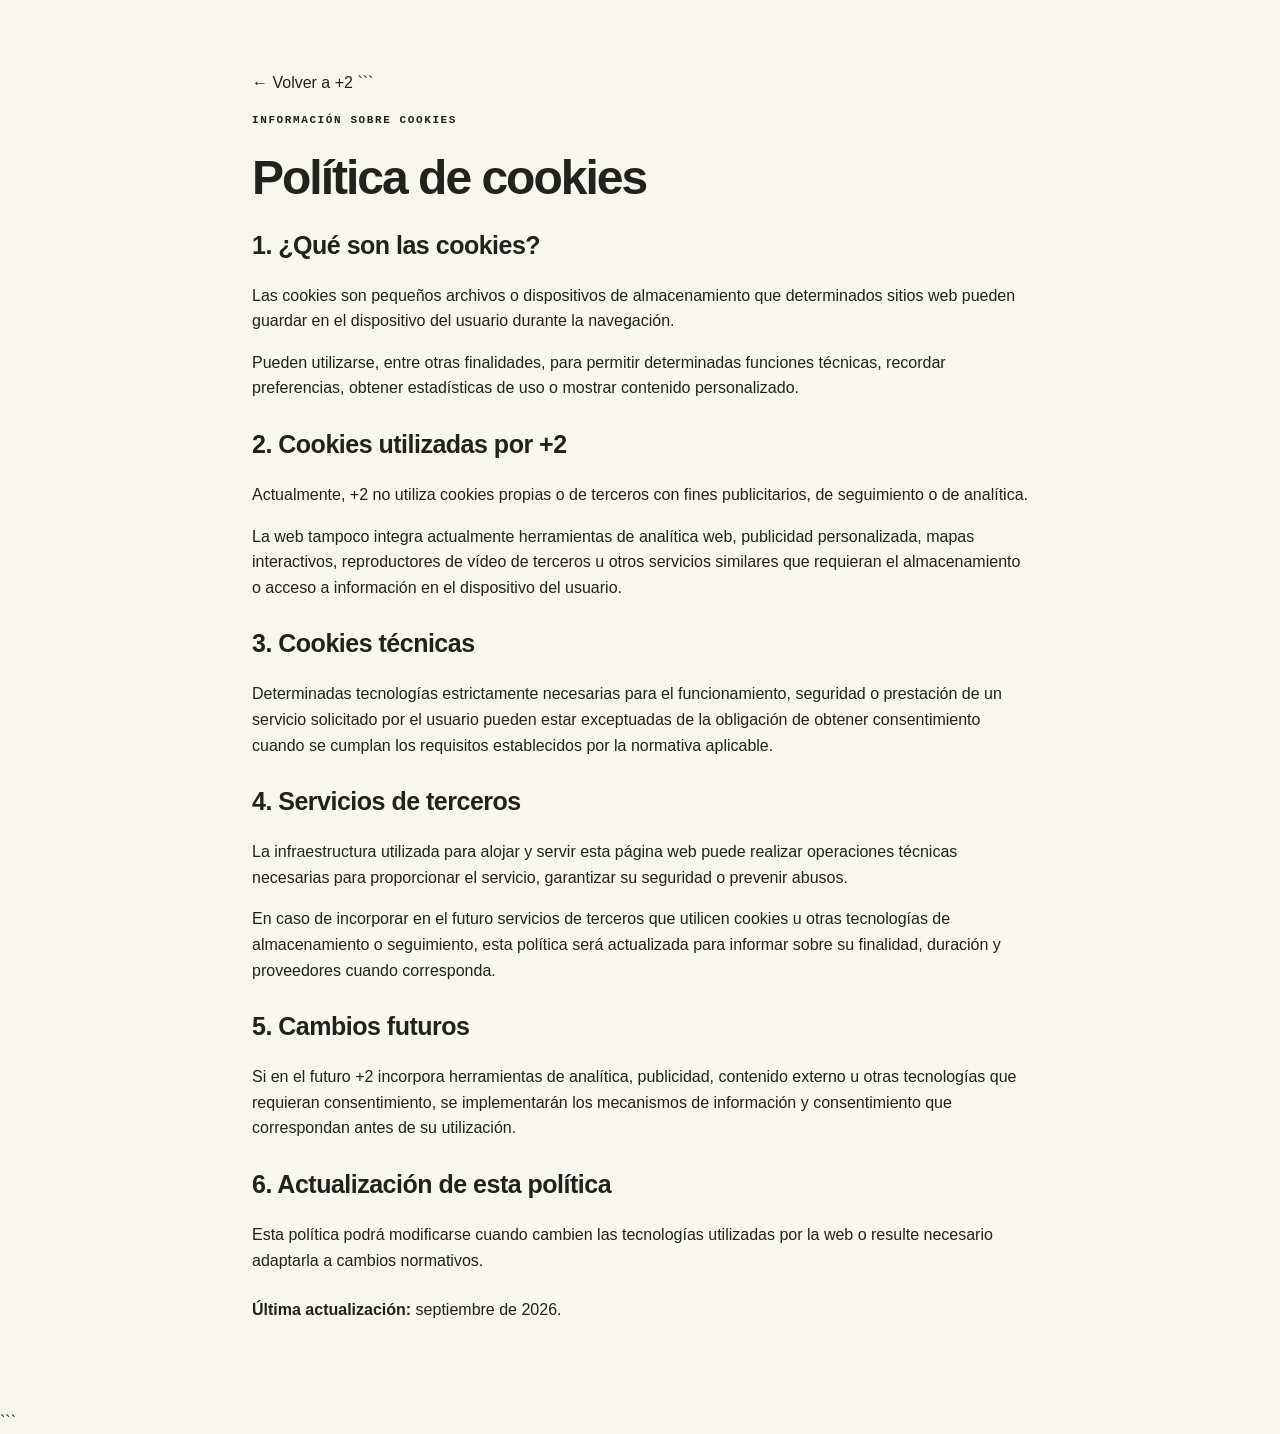
<file: legal/cookies.html>
<!doctype html>

<html lang="es">
  <head>
    <meta charset="utf-8" />
    <meta name="viewport" content="width=device-width,initial-scale=1" />
    <meta name="robots" content="noindex" />
    <title>Información sobre cookies · +2</title>
    <link rel="icon" href="../assets/favicon.svg" />
    <link rel="stylesheet" href="../css/bootstrap.min.css" />
    <link rel="stylesheet" href="../css/styles.css" />
  </head>

  <body>
    <main class="container legal-page">
      <a href="../index.html">← Volver a +2</a>

```
  <p class="eyebrow mt-3">INFORMACIÓN SOBRE COOKIES</p>
  <h1>Política de cookies</h1>

  <h2>1. ¿Qué son las cookies?</h2>
  <p>
    Las cookies son pequeños archivos o dispositivos de almacenamiento que
    determinados sitios web pueden guardar en el dispositivo del usuario
    durante la navegación.
  </p>

  <p>
    Pueden utilizarse, entre otras finalidades, para permitir determinadas
    funciones técnicas, recordar preferencias, obtener estadísticas de uso
    o mostrar contenido personalizado.
  </p>

  <h2>2. Cookies utilizadas por +2</h2>
  <p>
    Actualmente, +2 no utiliza cookies propias o de terceros con fines
    publicitarios, de seguimiento o de analítica.
  </p>

  <p>
    La web tampoco integra actualmente herramientas de analítica web,
    publicidad personalizada, mapas interactivos, reproductores de vídeo
    de terceros u otros servicios similares que requieran el almacenamiento
    o acceso a información en el dispositivo del usuario.
  </p>

  <h2>3. Cookies técnicas</h2>
  <p>
    Determinadas tecnologías estrictamente necesarias para el
    funcionamiento, seguridad o prestación de un servicio solicitado por
    el usuario pueden estar exceptuadas de la obligación de obtener
    consentimiento cuando se cumplan los requisitos establecidos por la
    normativa aplicable.
  </p>

  <h2>4. Servicios de terceros</h2>
  <p>
    La infraestructura utilizada para alojar y servir esta página web puede
    realizar operaciones técnicas necesarias para proporcionar el servicio,
    garantizar su seguridad o prevenir abusos.
  </p>

  <p>
    En caso de incorporar en el futuro servicios de terceros que utilicen
    cookies u otras tecnologías de almacenamiento o seguimiento, esta
    política será actualizada para informar sobre su finalidad, duración y
    proveedores cuando corresponda.
  </p>

  <h2>5. Cambios futuros</h2>
  <p>
    Si en el futuro +2 incorpora herramientas de analítica, publicidad,
    contenido externo u otras tecnologías que requieran consentimiento, se
    implementarán los mecanismos de información y consentimiento que
    correspondan antes de su utilización.
  </p>

  <h2>6. Actualización de esta política</h2>
  <p>
    Esta política podrá modificarse cuando cambien las tecnologías
    utilizadas por la web o resulte necesario adaptarla a cambios
    normativos.
  </p>

  <p class="mt-4">
    <strong>Última actualización:</strong> septiembre de 2026.
  </p>
</main>
```

  </body>
</html>
</file>
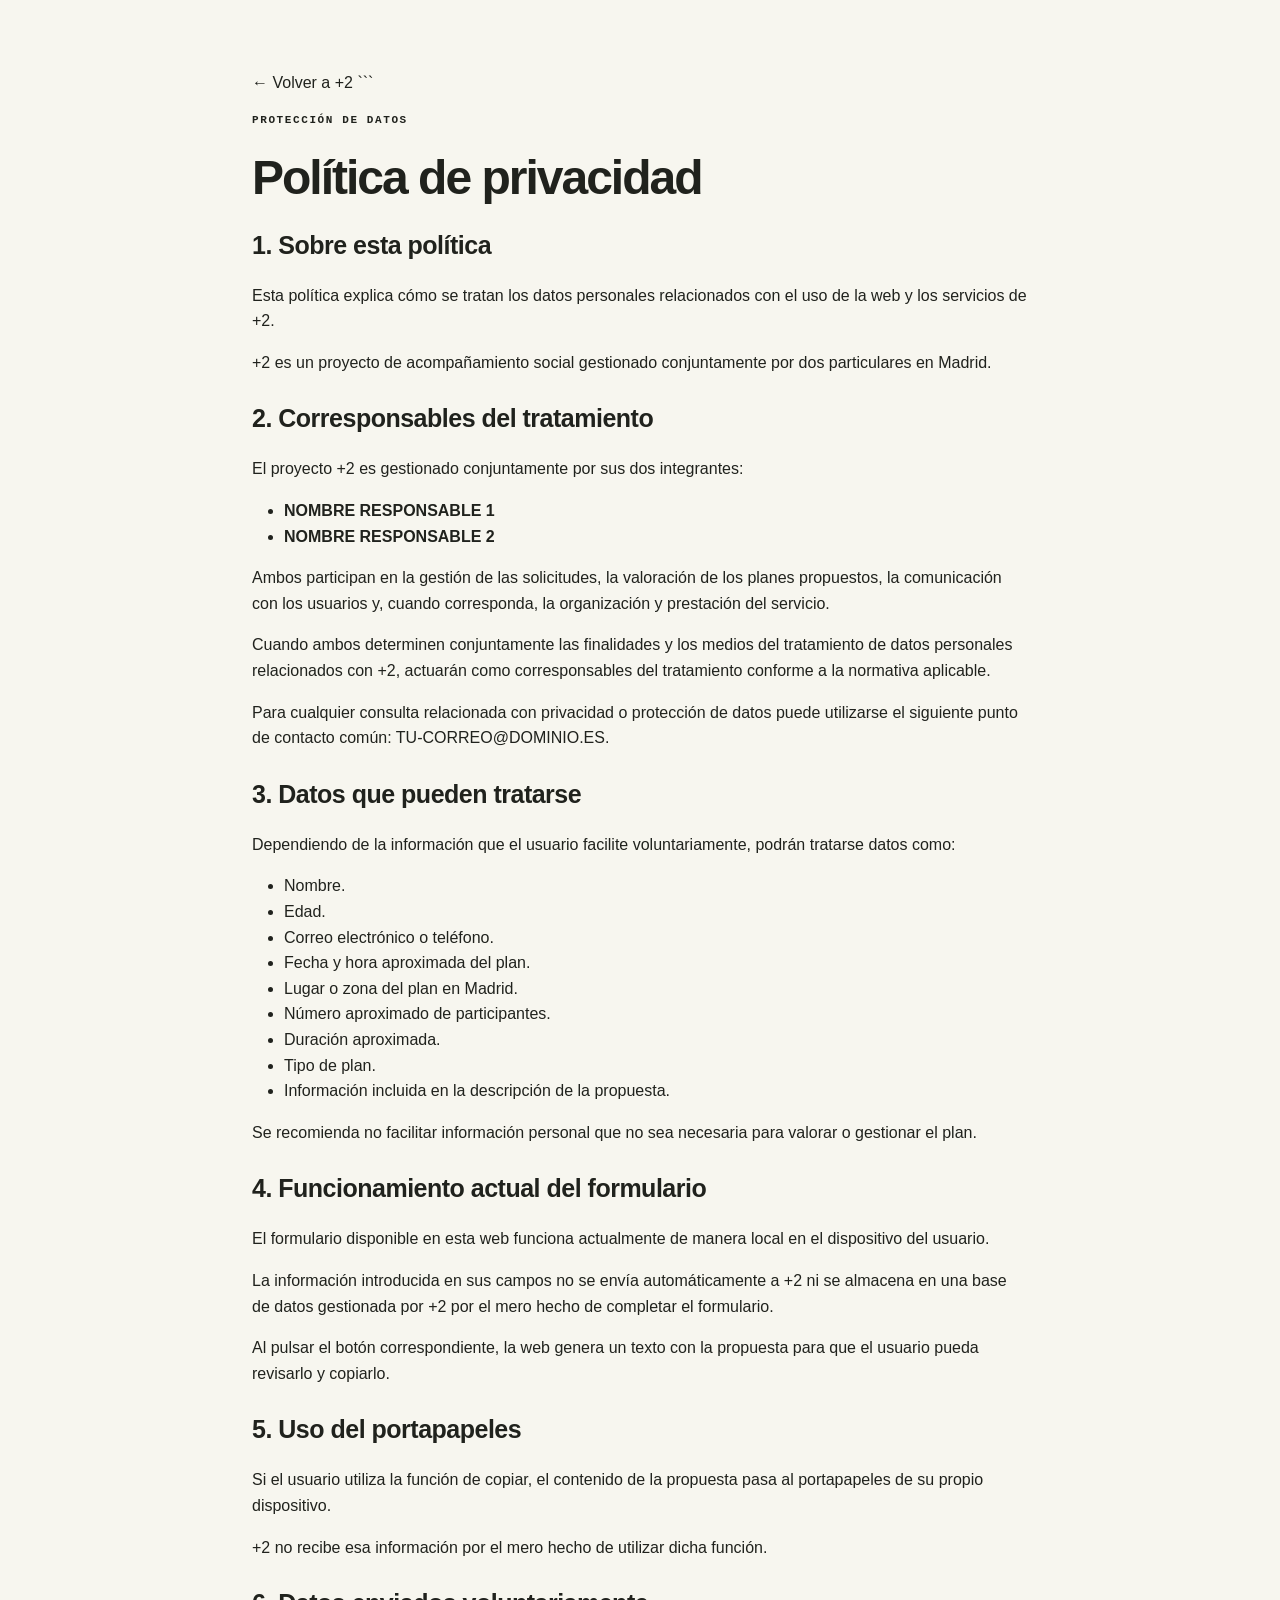
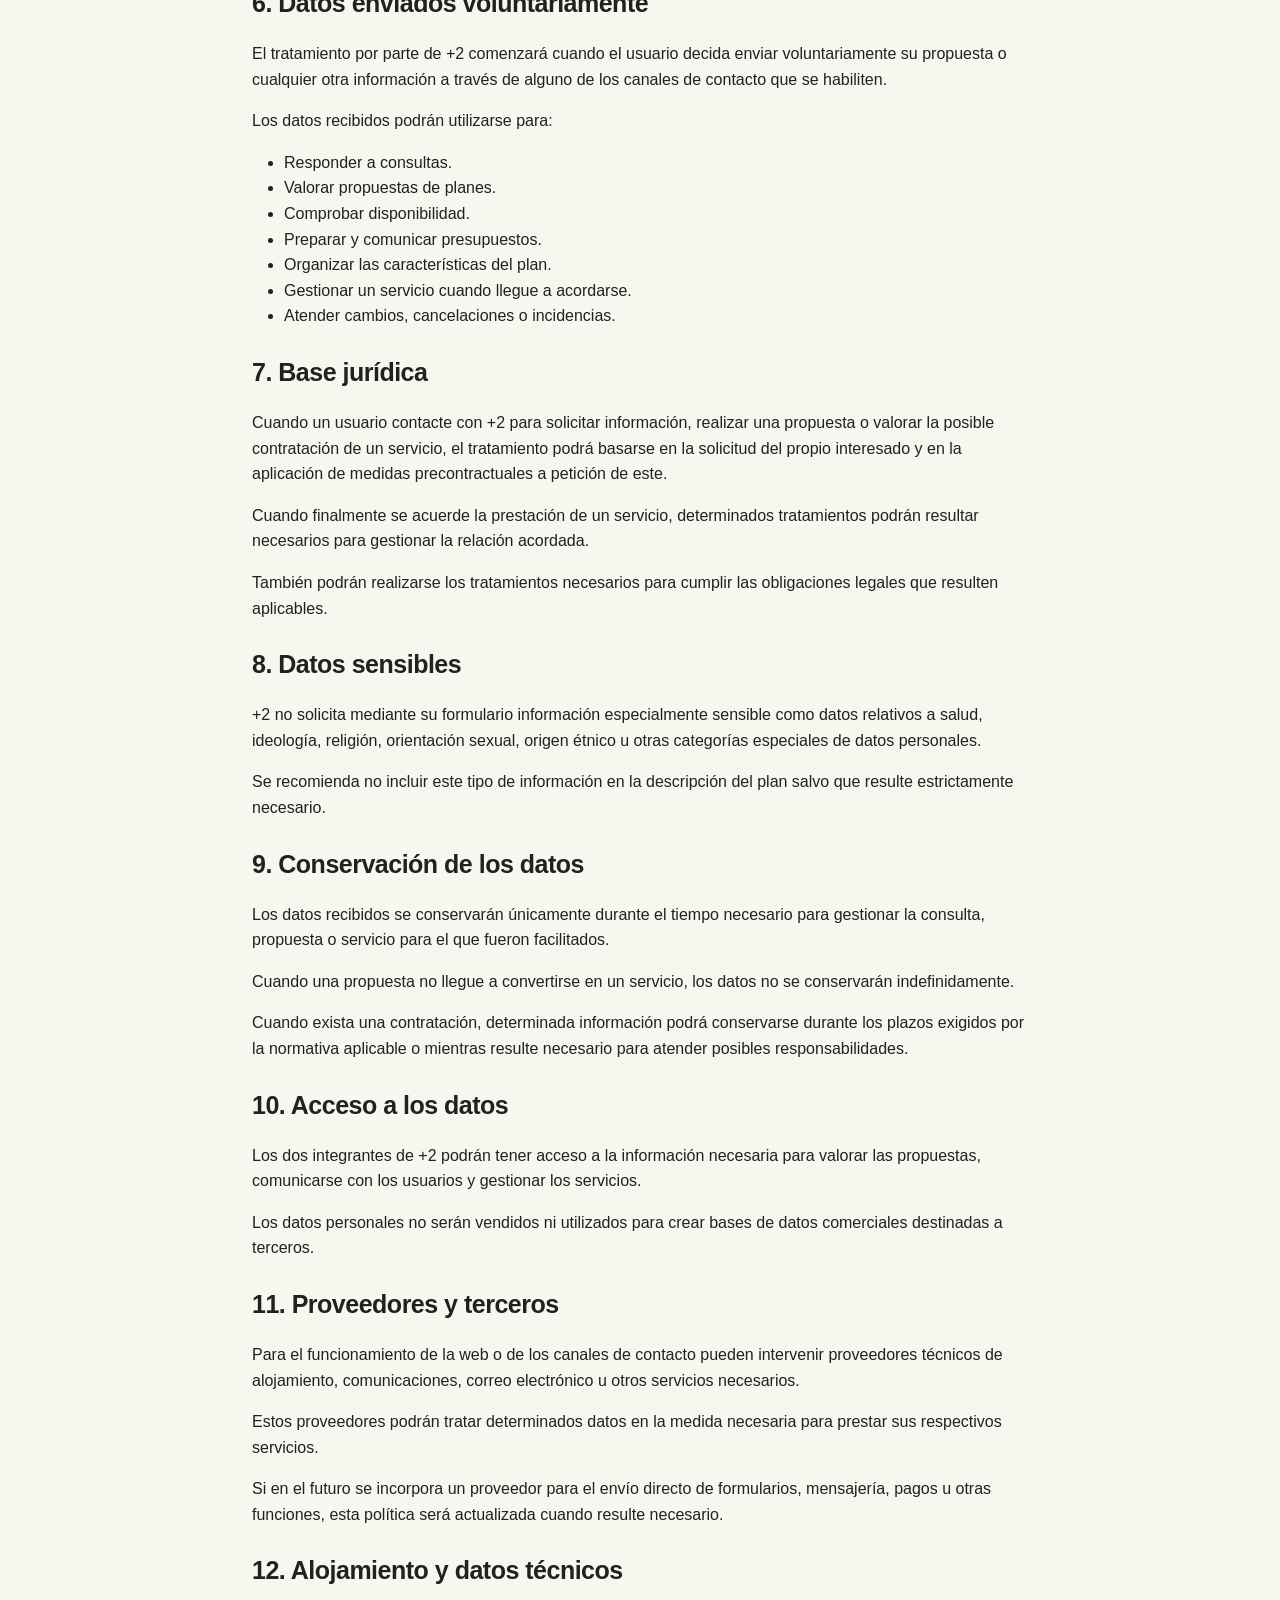
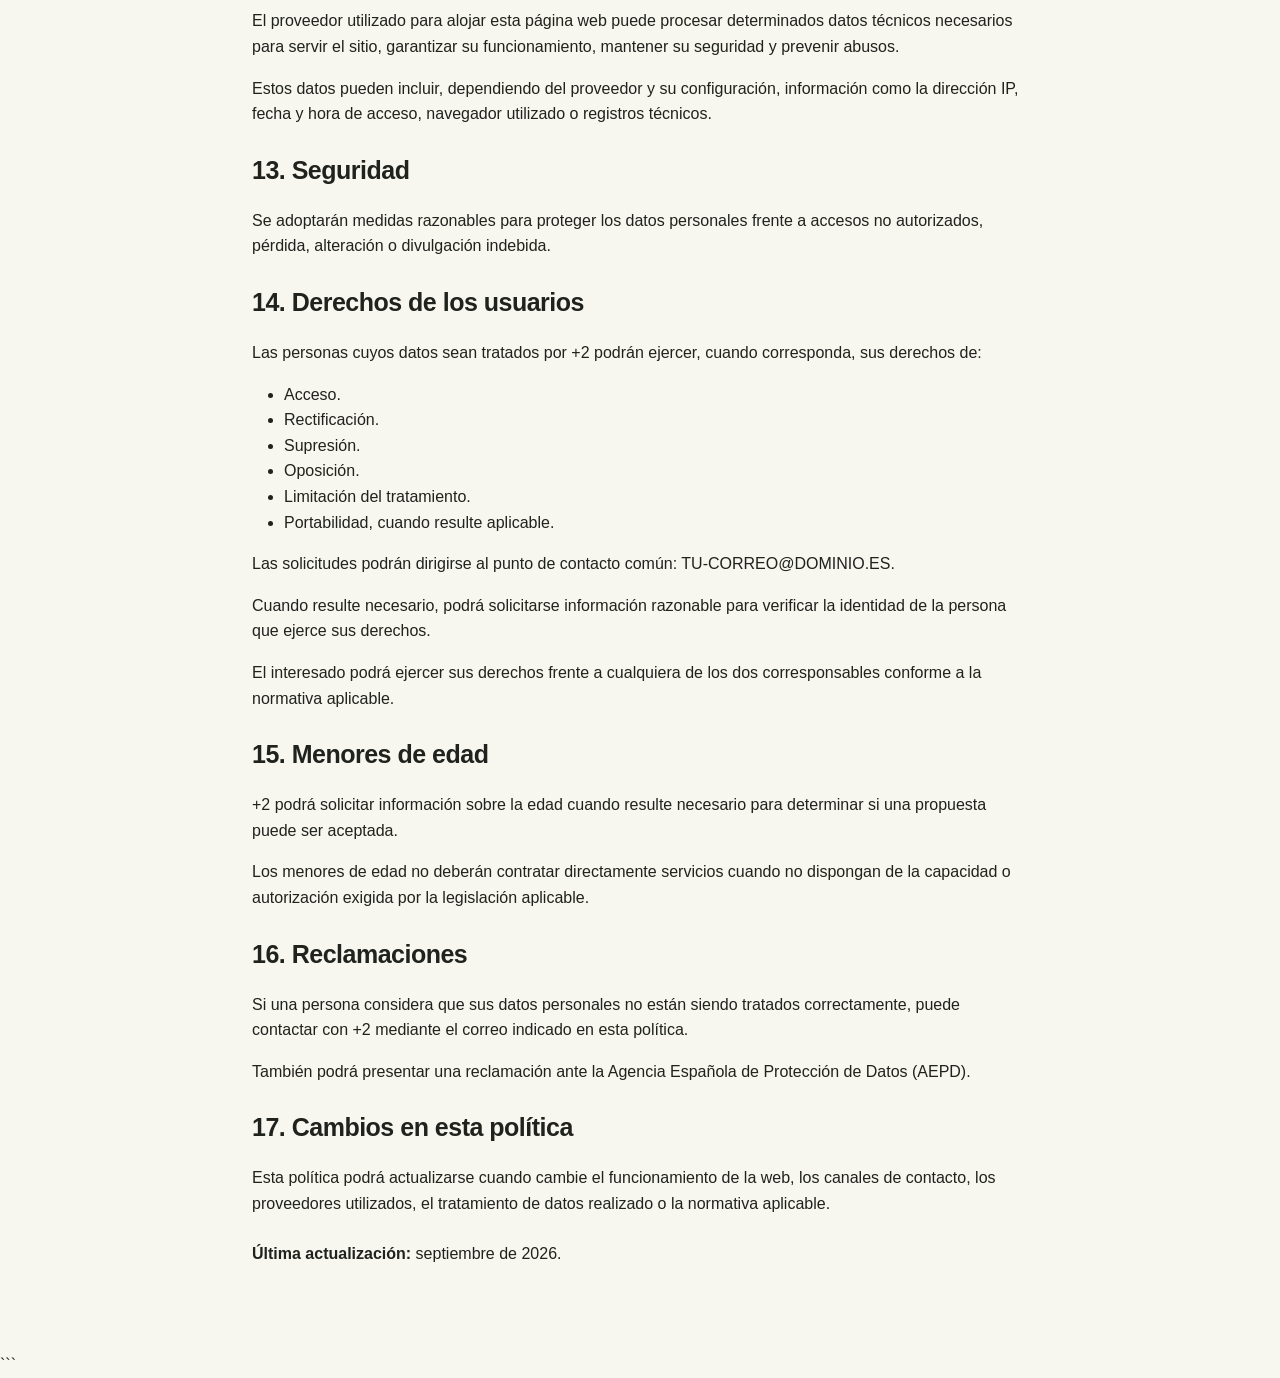
<file: legal/privacidad.html>
<!doctype html>

<html lang="es">
  <head>
    <meta charset="utf-8" />
    <meta name="viewport" content="width=device-width,initial-scale=1" />
    <meta name="robots" content="noindex" />
    <title>Política de privacidad · +2</title>
    <link rel="icon" href="../assets/favicon.svg" />
    <link rel="stylesheet" href="../css/bootstrap.min.css" />
    <link rel="stylesheet" href="../css/styles.css" />
  </head>

  <body>
    <main class="container legal-page">
      <a href="../index.html">← Volver a +2</a>

```
  <p class="eyebrow mt-3">PROTECCIÓN DE DATOS</p>
  <h1>Política de privacidad</h1>

  <h2>1. Sobre esta política</h2>
  <p>
    Esta política explica cómo se tratan los datos personales relacionados
    con el uso de la web y los servicios de +2.
  </p>

  <p>
    +2 es un proyecto de acompañamiento social gestionado conjuntamente por
    dos particulares en Madrid.
  </p>

  <h2>2. Corresponsables del tratamiento</h2>
  <p>
    El proyecto +2 es gestionado conjuntamente por sus dos integrantes:
  </p>

  <ul>
    <li><strong>NOMBRE RESPONSABLE 1</strong></li>
    <li><strong>NOMBRE RESPONSABLE 2</strong></li>
  </ul>

  <p>
    Ambos participan en la gestión de las solicitudes, la valoración de los
    planes propuestos, la comunicación con los usuarios y, cuando
    corresponda, la organización y prestación del servicio.
  </p>

  <p>
    Cuando ambos determinen conjuntamente las finalidades y los medios del
    tratamiento de datos personales relacionados con +2, actuarán como
    corresponsables del tratamiento conforme a la normativa aplicable.
  </p>

  <p>
    Para cualquier consulta relacionada con privacidad o protección de
    datos puede utilizarse el siguiente punto de contacto común:
    <a href="mailto:TU-CORREO@DOMINIO.ES">TU-CORREO@DOMINIO.ES</a>.
  </p>

  <h2>3. Datos que pueden tratarse</h2>
  <p>
    Dependiendo de la información que el usuario facilite voluntariamente,
    podrán tratarse datos como:
  </p>

  <ul>
    <li>Nombre.</li>
    <li>Edad.</li>
    <li>Correo electrónico o teléfono.</li>
    <li>Fecha y hora aproximada del plan.</li>
    <li>Lugar o zona del plan en Madrid.</li>
    <li>Número aproximado de participantes.</li>
    <li>Duración aproximada.</li>
    <li>Tipo de plan.</li>
    <li>Información incluida en la descripción de la propuesta.</li>
  </ul>

  <p>
    Se recomienda no facilitar información personal que no sea necesaria
    para valorar o gestionar el plan.
  </p>

  <h2>4. Funcionamiento actual del formulario</h2>
  <p>
    El formulario disponible en esta web funciona actualmente de manera
    local en el dispositivo del usuario.
  </p>

  <p>
    La información introducida en sus campos no se envía automáticamente a
    +2 ni se almacena en una base de datos gestionada por +2 por el mero
    hecho de completar el formulario.
  </p>

  <p>
    Al pulsar el botón correspondiente, la web genera un texto con la
    propuesta para que el usuario pueda revisarlo y copiarlo.
  </p>

  <h2>5. Uso del portapapeles</h2>
  <p>
    Si el usuario utiliza la función de copiar, el contenido de la propuesta
    pasa al portapapeles de su propio dispositivo.
  </p>

  <p>
    +2 no recibe esa información por el mero hecho de utilizar dicha
    función.
  </p>

  <h2>6. Datos enviados voluntariamente</h2>
  <p>
    El tratamiento por parte de +2 comenzará cuando el usuario decida enviar
    voluntariamente su propuesta o cualquier otra información a través de
    alguno de los canales de contacto que se habiliten.
  </p>

  <p>
    Los datos recibidos podrán utilizarse para:
  </p>

  <ul>
    <li>Responder a consultas.</li>
    <li>Valorar propuestas de planes.</li>
    <li>Comprobar disponibilidad.</li>
    <li>Preparar y comunicar presupuestos.</li>
    <li>Organizar las características del plan.</li>
    <li>Gestionar un servicio cuando llegue a acordarse.</li>
    <li>Atender cambios, cancelaciones o incidencias.</li>
  </ul>

  <h2>7. Base jurídica</h2>
  <p>
    Cuando un usuario contacte con +2 para solicitar información, realizar
    una propuesta o valorar la posible contratación de un servicio, el
    tratamiento podrá basarse en la solicitud del propio interesado y en la
    aplicación de medidas precontractuales a petición de este.
  </p>

  <p>
    Cuando finalmente se acuerde la prestación de un servicio, determinados
    tratamientos podrán resultar necesarios para gestionar la relación
    acordada.
  </p>

  <p>
    También podrán realizarse los tratamientos necesarios para cumplir las
    obligaciones legales que resulten aplicables.
  </p>

  <h2>8. Datos sensibles</h2>
  <p>
    +2 no solicita mediante su formulario información especialmente sensible
    como datos relativos a salud, ideología, religión, orientación sexual,
    origen étnico u otras categorías especiales de datos personales.
  </p>

  <p>
    Se recomienda no incluir este tipo de información en la descripción del
    plan salvo que resulte estrictamente necesario.
  </p>

  <h2>9. Conservación de los datos</h2>
  <p>
    Los datos recibidos se conservarán únicamente durante el tiempo
    necesario para gestionar la consulta, propuesta o servicio para el que
    fueron facilitados.
  </p>

  <p>
    Cuando una propuesta no llegue a convertirse en un servicio, los datos
    no se conservarán indefinidamente.
  </p>

  <p>
    Cuando exista una contratación, determinada información podrá
    conservarse durante los plazos exigidos por la normativa aplicable o
    mientras resulte necesario para atender posibles responsabilidades.
  </p>

  <h2>10. Acceso a los datos</h2>
  <p>
    Los dos integrantes de +2 podrán tener acceso a la información necesaria
    para valorar las propuestas, comunicarse con los usuarios y gestionar
    los servicios.
  </p>

  <p>
    Los datos personales no serán vendidos ni utilizados para crear bases de
    datos comerciales destinadas a terceros.
  </p>

  <h2>11. Proveedores y terceros</h2>
  <p>
    Para el funcionamiento de la web o de los canales de contacto pueden
    intervenir proveedores técnicos de alojamiento, comunicaciones, correo
    electrónico u otros servicios necesarios.
  </p>

  <p>
    Estos proveedores podrán tratar determinados datos en la medida
    necesaria para prestar sus respectivos servicios.
  </p>

  <p>
    Si en el futuro se incorpora un proveedor para el envío directo de
    formularios, mensajería, pagos u otras funciones, esta política será
    actualizada cuando resulte necesario.
  </p>

  <h2>12. Alojamiento y datos técnicos</h2>
  <p>
    El proveedor utilizado para alojar esta página web puede procesar
    determinados datos técnicos necesarios para servir el sitio, garantizar
    su funcionamiento, mantener su seguridad y prevenir abusos.
  </p>

  <p>
    Estos datos pueden incluir, dependiendo del proveedor y su
    configuración, información como la dirección IP, fecha y hora de acceso,
    navegador utilizado o registros técnicos.
  </p>

  <h2>13. Seguridad</h2>
  <p>
    Se adoptarán medidas razonables para proteger los datos personales
    frente a accesos no autorizados, pérdida, alteración o divulgación
    indebida.
  </p>

  <h2>14. Derechos de los usuarios</h2>
  <p>
    Las personas cuyos datos sean tratados por +2 podrán ejercer, cuando
    corresponda, sus derechos de:
  </p>

  <ul>
    <li>Acceso.</li>
    <li>Rectificación.</li>
    <li>Supresión.</li>
    <li>Oposición.</li>
    <li>Limitación del tratamiento.</li>
    <li>Portabilidad, cuando resulte aplicable.</li>
  </ul>

  <p>
    Las solicitudes podrán dirigirse al punto de contacto común:
    <a href="mailto:TU-CORREO@DOMINIO.ES">TU-CORREO@DOMINIO.ES</a>.
  </p>

  <p>
    Cuando resulte necesario, podrá solicitarse información razonable para
    verificar la identidad de la persona que ejerce sus derechos.
  </p>

  <p>
    El interesado podrá ejercer sus derechos frente a cualquiera de los dos
    corresponsables conforme a la normativa aplicable.
  </p>

  <h2>15. Menores de edad</h2>
  <p>
    +2 podrá solicitar información sobre la edad cuando resulte necesario
    para determinar si una propuesta puede ser aceptada.
  </p>

  <p>
    Los menores de edad no deberán contratar directamente servicios cuando
    no dispongan de la capacidad o autorización exigida por la legislación
    aplicable.
  </p>

  <h2>16. Reclamaciones</h2>
  <p>
    Si una persona considera que sus datos personales no están siendo
    tratados correctamente, puede contactar con +2 mediante el correo
    indicado en esta política.
  </p>

  <p>
    También podrá presentar una reclamación ante la Agencia Española de
    Protección de Datos (AEPD).
  </p>

  <h2>17. Cambios en esta política</h2>
  <p>
    Esta política podrá actualizarse cuando cambie el funcionamiento de la
    web, los canales de contacto, los proveedores utilizados, el tratamiento
    de datos realizado o la normativa aplicable.
  </p>

  <p class="mt-4">
    <strong>Última actualización:</strong> septiembre de 2026.
  </p>
</main>
```

  </body>
</html>
</file>
<file: css/styles.css>
:root {
  --paper: #f7f6ef;
  --ink: #20221d;
  --lime: #c5f75b;
  --muted: #62655b;
  --line: #d8d9cd;
}
* {
  box-sizing: border-box;
}
html {
  scroll-behavior: smooth;
  scroll-padding-top: 95px;
}
body {
  margin: 0;
  background: var(--paper);
  color: var(--ink);
  font-family: Arial, Helvetica, sans-serif;
  font-size: 16px;
  line-height: 1.6;
}
a {
  color: inherit;
  text-decoration: none;
}
a:hover {
  text-decoration: underline;
}
button,
input,
select,
textarea {
  font: inherit;
}
button,
a,
input,
select,
textarea {
  -webkit-tap-highlight-color: transparent;
}
:focus-visible {
  outline: 3px solid #526e18;
  outline-offset: 5px;
}
button {
  cursor: pointer;
}
.container {
  width: min(1240px, 90%);
  margin-inline: auto;
}
.header {
  background: var(--paper);
  border-bottom: 1px solid var(--line);
}
.nav-wrap {
  display: flex;
  align-items: center;
  justify-content: space-between;
  min-height: 100px;
  gap: 24px;
}
.logo {
  font-size: 54px;
  font-weight: 900;
  letter-spacing: -6px;
  display: flex;
  align-items: center;
  gap: 23px;
  line-height: 1;
}
.logo span {
  font-size: 9px;
  line-height: 1.5;
  letter-spacing: 1px;
}
.nav-links {
  display: flex;
  gap: 28px;
  align-items: center;
  font-size: 13px;
  font-weight: 600;
}
.button {
  display: inline-flex;
  justify-content: space-between;
  align-items: center;
  gap: 36px;
  border: 1px solid var(--ink);
  background: var(--ink);
  color: var(--paper);
  padding: 16px 23px;
  font-weight: 700;
  font-size: 14px;
  border-radius: 5px;
  text-decoration: none;
  transition:
    transform 0.2s,
    background 0.2s;
}
.button:hover {
  background: #3d4430;
  color: white;
  transform: translateY(-2px);
  text-decoration: none;
}
.button span {
  font-size: 22px;
  line-height: 1;
}
.button.small {
  padding: 12px 18px;
}
.button.full {
  width: 100%;
}
.button.secondary {
  background: transparent;
  color: var(--ink);
}
.menu-toggle {
  display: none;
}
.hero {
  display: grid;
  grid-template-columns: 1.1fr 1fr;
  gap: 7%;
  padding-block: 66px 76px;
  align-items: center;
}
.eyebrow {
  font-family: monospace;
  font-size: 11px;
  letter-spacing: 1.6px;
  font-weight: 600;
  margin-bottom: 25px;
}
.live-dot {
  display: inline-block;
  width: 7px;
  height: 7px;
  background: #597832;
  border-radius: 50%;
  margin-right: 9px;
}
h1 {
  font-size: clamp(62px, 6.65vw, 92px);
  font-weight: 800;
  line-height: 0.99;
  letter-spacing: -5px;
  margin: 0 0 30px;
}
h1 .highlight {
  display: inline-block;
  background: var(--lime);
  padding: 0 12px 7px;
  transform: rotate(-4deg);
}
.lead {
  font-size: 17px;
  line-height: 1.65;
  color: #53584d;
  margin-bottom: 26px;
}
.hero-actions {
  display: flex;
  gap: 26px;
  align-items: center;
}
.text-link {
  font-size: 13px;
  font-weight: 600;
}
.text-link span {
  margin-left: 15px;
}
.micro {
  font-size: 12px;
  line-height: 1.6;
  color: var(--muted);
}
.hero-copy > .micro {
  margin: 16px 0 0;
}
.hero-board {
  background: #e7e9dc;
  padding: 27px;
  transform: rotate(2deg);
  border-radius: 7px;
}
.board-top,
.board-bottom {
  display: flex;
  justify-content: space-between;
  align-items: center;
  font-family: monospace;
  font-size: 10px;
  letter-spacing: 1px;
}
.board-top {
  margin-bottom: 30px;
}
.board-top > span:last-child {
  font-size: 30px;
}
.ticket {
  background: var(--lime);
  padding: 22px;
  transform: rotate(-6deg);
  box-shadow: 3px 7px 0 #20221d;
  position: relative;
  margin-bottom: 30px;
}
.ticket-top {
  display: flex;
  justify-content: space-between;
  font-family: monospace;
  font-size: 9px;
  border-bottom: 1px solid #698c39;
  padding-bottom: 12px;
}
.ticket-number {
  font-size: 145px;
  letter-spacing: -13px;
  line-height: 1.2;
  font-weight: 900;
  display: flex;
  align-items: center;
  justify-content: space-between;
}
.ticket-number span {
  font-size: 11px;
  letter-spacing: 1px;
  line-height: 1.6;
  font-family: monospace;
}
.ticket-bottom {
  display: flex;
  justify-content: space-between;
  font-size: 9px;
  font-family: monospace;
  border-top: 1px dashed #698c39;
  padding-top: 12px;
}
.ticket-bottom strong {
  font-family: Arial;
  font-size: 12px;
}
.plan-note {
  background: var(--paper);
  padding: 25px;
  transform: rotate(1deg);
}
.plan-note .eyebrow {
  font-size: 9px;
}
.plan-note h2 {
  font-size: 30px;
  line-height: 1.1;
  letter-spacing: -1px;
  margin: 16px 0;
}
.plan-note p {
  font-size: 13px;
  max-width: 280px;
}
.shuffle {
  background: transparent;
  border: 0;
  border-top: 1px solid var(--line);
  padding: 12px 0 0;
  width: 100%;
  text-align: left;
  display: flex;
  justify-content: space-between;
  font-size: 12px;
  font-weight: 600;
}
.shuffle span {
  font-size: 20px;
}
.board-bottom {
  margin-top: 23px;
  font-size: 8px;
}
.board-bottom span:last-child {
  font-size: 26px;
}
.ticker {
  background: var(--ink);
  color: var(--paper);
  display: flex;
  justify-content: space-evenly;
  gap: 22px;
  align-items: center;
  padding: 20px;
  font-family: monospace;
  font-size: 12px;
  letter-spacing: 2px;
  flex-wrap: wrap;
}
.ticker b {
  color: var(--lime);
  font-size: 25px;
}
.section {
  padding-block: 95px;
}
.section-heading {
  display: flex;
  justify-content: space-between;
  align-items: end;
  gap: 40px;
  margin-bottom: 35px;
}
h2 {
  font-size: clamp(36px, 4.2vw, 56px);
  letter-spacing: -2.5px;
  line-height: 1.08;
  font-weight: 750;
  margin-bottom: 24px;
}
.section-heading > p {
  max-width: 350px;
  color: var(--muted);
  font-size: 15px;
}
.filters {
  display: flex;
  gap: 9px;
  flex-wrap: wrap;
  margin-bottom: 30px;
}
.filters button,
.outline-tag {
  border: 1px solid #bfc3b4;
  background: transparent;
  padding: 9px 16px;
  border-radius: 30px;
  font-size: 12px;
}
.filters button.active {
  background: var(--ink);
  color: var(--paper);
  border-color: var(--ink);
}
.plan-card {
  height: 100%;
  border-top: 1px solid var(--ink);
  padding-top: 17px;
}
.plan-card-head {
  display: flex;
  justify-content: space-between;
  font-family: monospace;
  font-size: 11px;
  margin-bottom: 12px;
}
.plan-visual {
  height: 160px;
  display: flex;
  align-items: center;
  justify-content: center;
  font-size: clamp(38px, 4vw, 53px);
  font-weight: 800;
  letter-spacing: -3px;
  background: #dfe7d6;
}
.plan-card:nth-child(2) .plan-visual {
  background: #e9dfef;
}
.plan-card h3 {
  font-size: 21px;
  letter-spacing: -0.5px;
  margin: 22px 0 9px;
}
.plan-card p {
  font-size: 14px;
  color: var(--muted);
}
.plan-card a {
  display: inline-block;
  font-size: 12px;
  font-weight: 700;
  border-bottom: 1px solid;
  margin-top: 5px;
}
.plan-empty {
  margin: 35px 0 0;
  font-size: 14px;
}
.plan-empty a {
  font-weight: 700;
}
.about-strip {
  background: var(--lime);
  padding: 65px 0;
}
.row-inside {
  display: grid;
  grid-template-columns: 0.55fr 1.4fr 1fr;
  gap: 35px;
}
.row-inside h2 {
  font-size: 41px;
}
.row-inside h2 span {
  color: #4c6624;
}
.row-inside p {
  font-size: 14px;
}
.row-inside .eyebrow {
  font-size: 11px;
}
.outline-tag {
  display: inline-block;
  font-size: 10px;
}
.steps {
  display: grid;
  grid-template-columns: repeat(3, 1fr);
  gap: 45px;
  margin-top: 45px;
}
.steps article {
  border-top: 1px solid var(--line);
  padding-top: 20px;
}
.steps article > span {
  font-size: 14px;
  font-family: monospace;
}
.steps h3 {
  margin: 22px 0 14px;
  font-size: 23px;
  letter-spacing: -0.7px;
}
.steps p {
  font-size: 14px;
  color: var(--muted);
  max-width: 300px;
}
.people-section {
  background: #eeeee5;
  padding-block: 75px;
}
.profile {
  display: grid;
  grid-template-columns: 42% 1fr;
  border: 1px solid #c9ccbd;
  min-height: 280px;
}
.portrait {
  background: #dedfd4;
  display: flex;
  flex-direction: column;
  justify-content: center;
  align-items: center;
  min-height: 260px;
  padding: 20px;
}
.portrait span {
  font-size: 72px;
  font-weight: 800;
  letter-spacing: -6px;
}
.portrait small {
  font: 10px monospace;
  text-align: center;
}
.portrait img {
  width: 100%;
  height: 100%;
  object-fit: cover;
}
.profile-info {
  padding: 25px;
}
.profile-info h3 {
  font-size: 21px;
  line-height: 1.2;
}
.profile-info p,
.profile-info dl {
  font-size: 12px;
}
.profile-info dt {
  margin-top: 9px;
}
.profile-info dd {
  margin: 0;
  color: var(--muted);
}
.interests {
  display: flex;
  gap: 10px;
  flex-wrap: wrap;
  margin-top: 35px;
}
.interests span {
  font-size: 12px;
  padding: 8px 15px;
  border: 1px solid #c6c9bb;
  border-radius: 50px;
}
.interests span:nth-child(3n) {
  background: var(--lime);
}
.price-section {
  display: grid;
  grid-template-columns: 1fr 1fr;
  gap: 12%;
  align-items: center;
}
.price-section > div > p:not(.eyebrow) {
  max-width: 370px;
  color: var(--muted);
  font-size: 14px;
}
.price-box {
  border: 1px solid var(--ink);
  padding: 35px;
  box-shadow: 7px 7px 0 #dce1cf;
}
.price-box h3 {
  font-size: 20px;
  margin: 25px 0 12px;
}
.price-box .price-title {
  font-size: 37px !important;
  font-weight: 750;
  color: var(--ink) !important;
  letter-spacing: -1px;
  display: flex;
  justify-content: space-between;
}
.price-box ul {
  padding: 20px 0;
  border-block: 1px solid var(--line);
  list-style: none;
  font-size: 13px;
  line-height: 2.3;
}
.price-box li:before {
  content: "↗";
  margin-right: 12px;
}
.limits {
  border-block: 1px solid var(--line);
  padding-block: 30px;
}
.limits > .eyebrow {
  display: block;
}
.limits h3 {
  font-size: 17px;
}
.limits p {
  font-size: 13px;
  color: var(--muted);
}
.faq-section {
  display: grid;
  grid-template-columns: 1fr 1.5fr;
  gap: 9%;
}
details {
  border-bottom: 1px solid var(--line);
  padding: 17px 0;
}
summary {
  font-size: 14px;
  font-weight: 600;
  cursor: pointer;
  list-style: none;
  display: flex;
  justify-content: space-between;
  gap: 20px;
}
summary:after {
  content: "+";
  font-size: 20px;
  font-weight: 400;
}
details[open] summary:after {
  content: "−";
}
details p {
  font-size: 13px;
  color: var(--muted);
  margin: 16px 25px 0 0;
}
.form-section {
  background: var(--lime);
  padding: 80px 0;
}
.form-layout {
  display: grid;
  grid-template-columns: 1fr 1.3fr;
  gap: 10%;
}
.form-intro h2 {
  font-size: 75px;
  letter-spacing: -4px;
}
.form-intro h2 span {
  color: #4c6624;
}
.form-intro > p {
  font-size: 15px;
}
.form-note {
  display: flex;
  gap: 20px;
  margin-top: 45px;
  font-size: 34px;
}
.form-note p {
  font-size: 12px;
  padding-top: 7px;
}
.field label,
#proposal-result label {
  font-size: 12px;
  font-weight: 650;
  display: block;
  margin-bottom: 7px;
}
.form-control,
.form-select {
  width: 100%;
  background: #f8ffe9;
  border: 1px solid #9fbd73;
  border-radius: 4px;
  padding: 12px;
  font-size: 13px;
  color: var(--ink);
}
.form-control:focus,
.form-select:focus {
  background: white;
  border-color: #34491c;
  box-shadow: 0 0 0 3px #34491c33;
}
.field-error {
  font-size: 12px;
  color: #8a1e13;
  margin: 5px 0 0;
}
.invalid {
  border: 2px solid #8a1e13 !important;
}
#form-status {
  font-size: 13px;
  margin-block: 15px;
}
#proposal-result {
  margin-top: 25px;
}
.footer {
  padding-block: 40px 25px;
}
.footer-top {
  display: flex;
  align-items: center;
  gap: 35px;
  padding-bottom: 30px;
}
.footer-logo {
  font-size: 86px;
  font-weight: 900;
  letter-spacing: -10px;
  line-height: 1;
}
.footer-top p {
  font-size: 14px;
  line-height: 1.5;
  margin: 0;
}
.footer-top > a:last-child {
  margin-left: auto;
  font-size: 15px;
  font-weight: 650;
}
.footer-links {
  display: flex;
  gap: 20px;
  justify-content: space-between;
  flex-wrap: wrap;
  border-top: 1px solid var(--line);
  padding-top: 25px;
  font-size: 10px;
  color: var(--muted);
}
.skip {
  position: absolute;
  top: -100px;
  left: 15px;
  padding: 15px;
  background: var(--ink);
  color: white;
  z-index: 30;
}
.skip:focus {
  top: 10px;
}
.legal-page {
  max-width: 800px;
  padding-block: 70px;
}
.legal-page h1 {
  font-size: 48px;
  letter-spacing: -2px;
}
.legal-page h2 {
  font-size: 25px;
  letter-spacing: -0.5px;
  margin-top: 30px;
}
[hidden] {
  display: none !important;
}
/* Basic layout fallback keeps the page readable if Bootstrap is unavailable. */
.row {
  display: flex;
  flex-wrap: wrap;
  margin-inline: -12px;
}
.row > * {
  padding-inline: 12px;
}
.g-4 > * {
  margin-top: 24px;
}
.g-3 > * {
  margin-top: 16px;
}
.col-12 {
  width: 100%;
}
.col-md-4 {
  width: 33.3333%;
}
.col-md-6 {
  width: 50%;
}
.mt-2 {
  margin-top: 8px;
}
.mt-3 {
  margin-top: 16px;
}
@media (max-width: 1000px) {
  .nav-links {
    gap: 16px;
  }
  .logo span {
    display: none;
  }
  .hero {
    gap: 5%;
  }
  h1 {
    font-size: 67px;
  }
  .hero-board {
    padding: 20px;
  }
  .ticket-number {
    font-size: 110px;
  }
  .row-inside {
    grid-template-columns: 1fr 1fr;
  }
  .row-inside > .eyebrow {
    grid-column: 1/-1;
    margin: 0;
  }
  .profile {
    grid-template-columns: 1fr;
  }
  .portrait {
    min-height: 170px;
  }
  .form-layout {
    gap: 6%;
  }
  .form-intro h2 {
    font-size: 62px;
  }
  .price-section {
    gap: 6%;
  }
}
@media (max-width: 700px) {
  html {
    scroll-padding-top: 20px;
  }
  .nav-wrap {
    min-height: 80px;
    flex-wrap: wrap;
  }
  .logo {
    font-size: 46px;
  }
  .logo span {
    display: block;
  }
  .menu-toggle {
    display: block;
    border: 1px solid var(--line);
    background: none;
    border-radius: 4px;
    padding: 8px 12px;
    font-size: 12px;
  }
  .nav-links {
    display: none;
    width: 100%;
    padding-bottom: 20px;
    flex-wrap: wrap;
  }
  .nav-links.open {
    display: flex;
  }
  .nav-links .button {
    width: 100%;
  }
  .hero {
    grid-template-columns: 1fr;
    padding-block: 40px 50px;
    gap: 45px;
  }
  h1 {
    font-size: 66px;
    letter-spacing: -4px;
  }
  .hero-copy .eyebrow {
    font-size: 9px;
  }
  .hero-board {
    max-width: 460px;
    width: 94%;
    margin: auto;
  }
  .ticket-number {
    font-size: 132px;
  }
  .hero-actions {
    gap: 20px;
  }
  .hero-actions .button {
    gap: 22px;
  }
  .lead {
    font-size: 15px;
  }
  .ticker {
    gap: 10px;
    font-size: 9px;
    padding: 15px;
  }
  .ticker span:last-child,
  .ticker b:last-of-type {
    display: none;
  }
  .section {
    padding-block: 58px;
  }
  .section-heading {
    display: block;
    margin-bottom: 25px;
  }
  .section-heading > p {
    max-width: none;
  }
  .col-md-4,
  .col-md-6 {
    width: 100%;
  }
  .plan-grid .col-md-4 {
    width: 50%;
  }
  .plan-visual {
    height: 120px;
    font-size: 32px;
    letter-spacing: -1px;
  }
  .plan-card h3 {
    font-size: 18px;
  }
  .plan-card p {
    font-size: 12px;
  }
  .row-inside {
    grid-template-columns: 1fr;
    gap: 20px;
  }
  .row-inside h2 {
    margin: 0;
  }
  .steps {
    grid-template-columns: 1fr;
    gap: 22px;
  }
  .steps h3 {
    margin: 10px 0;
  }
  .steps p {
    max-width: none;
  }
  .people-section {
    padding-block: 50px;
  }
  .profile {
    grid-template-columns: 36% 1fr;
  }
  .portrait {
    padding: 10px;
  }
  .portrait span {
    font-size: 58px;
  }
  .profile-info {
    padding: 20px;
  }
  .price-section,
  .faq-section,
  .form-layout {
    grid-template-columns: 1fr;
    gap: 30px;
  }
  .price-box {
    padding: 26px;
  }
  .form-section {
    padding-block: 50px;
  }
  .form-intro h2 {
    font-size: 62px;
  }
  .form-note {
    display: none;
  }
  .footer-top {
    gap: 20px;
  }
  .footer-top > a:last-child {
    font-size: 12px;
  }
  .footer-logo {
    font-size: 66px;
  }
  .footer-top p {
    font-size: 12px;
  }
  .footer-links {
    justify-content: start;
    gap: 16px;
  }
  .form-layout form .col-md-6 {
    width: 50%;
  }
  .form-layout form .col-md-6:nth-child(3) {
    width: 100%;
  }
}
@media (max-width: 380px) {
  h1 {
    font-size: 57px;
  }
  .hero-actions {
    flex-wrap: wrap;
  }
  .ticket {
    padding: 15px;
  }
  .ticket-number {
    font-size: 110px;
  }
  .ticket-number span {
    font-size: 9px;
  }
  .plan-grid .col-md-4 {
    width: 100%;
  }
  .form-layout form .col-md-6 {
    width: 100%;
  }
  .footer-top {
    flex-wrap: wrap;
  }
}
@media (prefers-reduced-motion: reduce) {
  html {
    scroll-behavior: auto;
  }
  *,
  *:before,
  *:after {
    transition: none !important;
    animation: none !important;
  }
}
</file>
